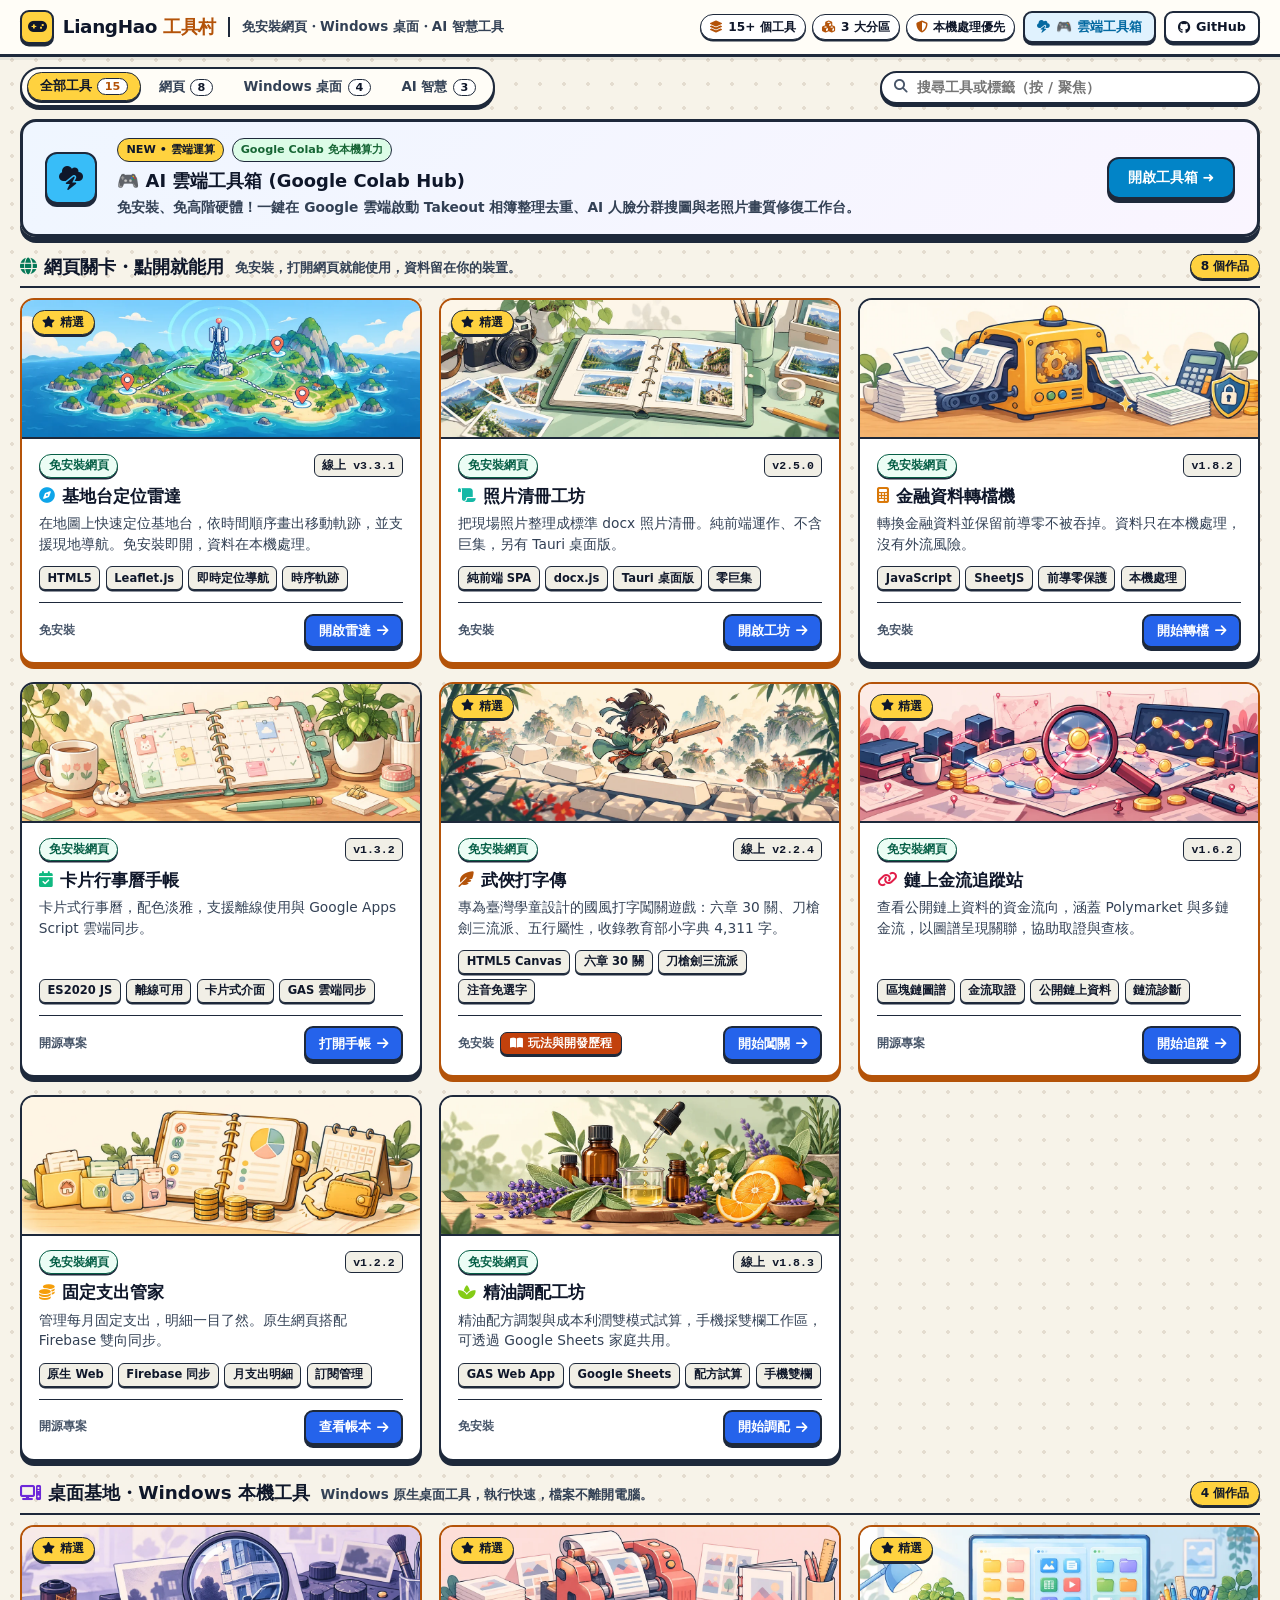
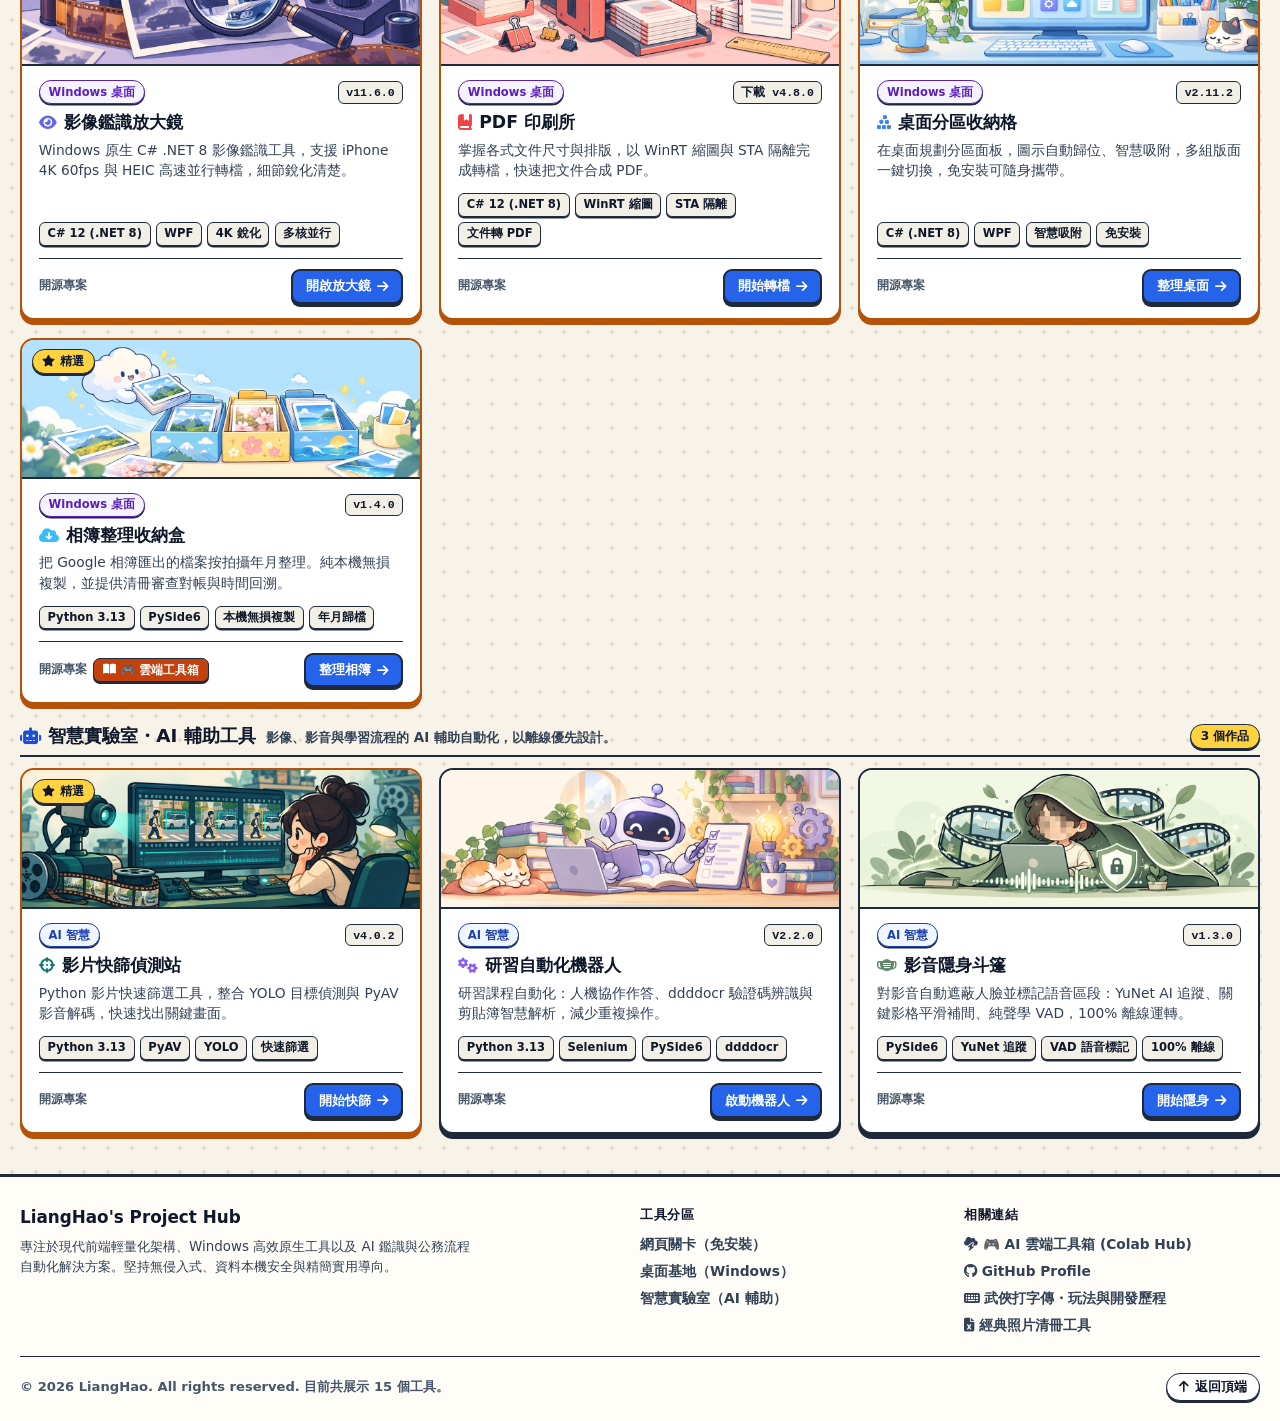
<file: index.html>
<!DOCTYPE html>
<html lang="zh-TW">
<head>
  <meta charset="UTF-8">
  <meta name="viewport" content="width=device-width, initial-scale=1.0, viewport-fit=cover">
  <meta name="description" content="LiangHao 的工具村：免安裝網頁工具、Windows 桌面工具與 AI 輔助工具，資料以本機處理為優先。">
  <meta name="author" content="LiangHao">
  <title>LiangHao's Project Hub | 工具村</title>
  <link rel="icon" type="image/x-icon" href="favicon.ico">
  <link rel="stylesheet" href="https://cdnjs.cloudflare.com/ajax/libs/font-awesome/6.4.0/css/all.min.css">
  <link rel="stylesheet" href="assets/css/game-2d-tokens.css">
  <style>
    * { box-sizing: border-box; }
    html { scroll-behavior: smooth; }

    body {
      margin: 0;
      min-width: 320px;
      color: var(--game-text-main);
      background-color: var(--game-bg);
      background-image: radial-gradient(var(--game-bg-pattern) 2px, transparent 2px);
      background-size: 24px 24px;
      font-family: var(--game-font-stack);
      line-height: 1.5;
      -webkit-font-smoothing: antialiased;
    }

    a { color: inherit; text-decoration: none; }

    /* --- 頂部 2D 遊戲 HUD 整合狀態列 (Header + Hero 橫向一體化，消除無謂空白) --- */
    header {
      position: sticky;
      top: 0;
      z-index: 50;
      background: var(--game-surface-warm);
      border-bottom: var(--game-outline-lg);
      box-shadow: 0 3px 0 rgba(30, 41, 59, 0.08);
    }
    .header-inner {
      max-width: 1280px;
      min-height: 54px;
      margin: auto;
      padding: 0.4rem 1.25rem;
      display: flex;
      align-items: center;
      justify-content: space-between;
      flex-wrap: wrap;
      gap: 0.75rem;
    }
    .brand-group {
      display: flex;
      align-items: center;
      gap: 0.75rem;
      flex-wrap: wrap;
    }
    .brand {
      display: inline-flex;
      align-items: center;
      gap: 0.55rem;
      font-weight: 900;
      font-size: 1.15rem;
      color: var(--game-text-main);
    }
    .brand-icon {
      width: 34px;
      height: 34px;
      display: grid;
      place-items: center;
      border: var(--game-outline);
      border-radius: 9px;
      color: var(--game-text-main);
      background: var(--game-gold);
      box-shadow: 0 2.5px 0 var(--game-border-color);
      font-size: 0.95rem;
      transition: var(--game-transition);
    }
    .brand:hover .brand-icon {
      transform: translateY(-1px);
      box-shadow: var(--game-shadow-btn-hover);
    }
    .brand-title {
      font-weight: 900;
      letter-spacing: -0.02em;
    }
    .brand-title span {
      color: #B45309;
    }
    .brand-subtitle {
      font-size: 0.84rem;
      font-weight: 700;
      color: var(--game-text-sub);
      border-left: 2px solid var(--game-border-color);
      padding-left: 0.75rem;
    }
    .header-right {
      display: flex;
      align-items: center;
      gap: 0.5rem;
      flex-wrap: wrap;
    }

    /* 亮點統計膠囊 (嵌入頂部 HUD) */
    .hero-stats-line {
      display: inline-flex;
      align-items: center;
      flex-wrap: wrap;
      gap: 0.4rem;
    }
    .stat-pill {
      display: inline-flex;
      align-items: center;
      gap: 0.3rem;
      background: var(--game-surface);
      border: var(--game-outline-sm);
      padding: 0.2rem 0.55rem;
      border-radius: var(--game-radius-pill);
      box-shadow: 0 1.5px 0 var(--game-border-color);
      font-size: 0.76rem;
      font-weight: 800;
      color: var(--game-text-main);
    }
    .stat-pill i {
      color: #B45309;
      font-size: 0.75rem;
    }
    .stat-pill strong {
      font-weight: 900;
    }

    .github-btn {
      display: inline-flex;
      align-items: center;
      gap: 0.4rem;
      border: var(--game-outline);
      border-radius: 9px;
      padding: 0.3rem 0.75rem;
      color: var(--game-text-main);
      font-size: 0.8rem;
      font-weight: 800;
      background: var(--game-surface);
      box-shadow: 0 2.5px 0 var(--game-border-color);
      transition: var(--game-transition);
    }
    .github-btn:hover {
      background: var(--game-gold-bg);
      transform: translateY(-1px);
      box-shadow: var(--game-shadow-btn);
    }
    .github-btn:active {
      transform: translateY(2px);
      box-shadow: var(--game-shadow-btn-active);
    }

    .colab-nav-btn {
      display: inline-flex;
      align-items: center;
      gap: 0.4rem;
      border: var(--game-outline);
      border-radius: 9px;
      padding: 0.3rem 0.75rem;
      color: #0369a1;
      font-size: 0.8rem;
      font-weight: 800;
      background: #e0f2fe;
      box-shadow: 0 2.5px 0 var(--game-border-color);
      transition: var(--game-transition);
    }
    .colab-nav-btn:hover {
      background: #bae6fd;
      transform: translateY(-1px);
      box-shadow: var(--game-shadow-btn);
    }
    .colab-nav-btn:active {
      transform: translateY(2px);
      box-shadow: var(--game-shadow-btn-active);
    }

    /* 雲端冒險大廳特色橫幅 (Chunky 2D Banner) */
    .colab-portal-container {
      max-width: 1280px;
      margin: 0.75rem auto 1rem;
      padding: 0 1.25rem;
    }
    .colab-portal-card {
      display: flex;
      align-items: center;
      justify-content: space-between;
      gap: 1.25rem;
      background: linear-gradient(135deg, #eff6ff 0%, #faf5ff 100%);
      border: var(--game-outline-lg);
      border-radius: var(--game-radius-card);
      padding: 1rem 1.4rem;
      box-shadow: var(--game-shadow-card);
      transition: var(--game-transition);
      cursor: pointer;
    }
    .colab-portal-card:hover {
      transform: translateY(-2px);
      box-shadow: var(--game-shadow-card-hover);
      border-color: #2563eb;
    }
    .colab-portal-icon {
      width: 52px;
      height: 52px;
      flex-shrink: 0;
      display: grid;
      place-items: center;
      border: var(--game-outline);
      border-radius: 12px;
      background: #38bdf8;
      color: #0f172a;
      font-size: 1.5rem;
      box-shadow: 0 3px 0 var(--game-border-color);
    }
    .colab-portal-content {
      flex: 1;
      min-width: 0;
    }
    .colab-portal-badge-group {
      display: flex;
      align-items: center;
      gap: 0.5rem;
      margin-bottom: 0.35rem;
      flex-wrap: wrap;
    }
    .portal-badge {
      font-size: 0.7rem;
      font-weight: 800;
      padding: 0.15rem 0.5rem;
      border-radius: var(--game-radius-pill);
      border: var(--game-outline-sm);
      display: inline-block;
    }
    .portal-badge-new {
      background: var(--game-gold);
      color: var(--game-text-main);
    }
    .portal-badge-free {
      background: #dcfce7;
      color: #166534;
    }
    .colab-portal-title {
      font-size: 1.12rem;
      font-weight: 900;
      color: var(--game-text-main);
      margin: 0 0 0.25rem;
      display: flex;
      align-items: center;
      gap: 0.4rem;
    }
    .colab-portal-desc {
      font-size: 0.86rem;
      font-weight: 600;
      color: var(--game-text-sub);
      margin: 0;
      line-height: 1.4;
    }
    .colab-portal-action {
      flex-shrink: 0;
    }
    .colab-portal-btn {
      display: inline-flex;
      align-items: center;
      gap: 0.4rem;
      padding: 0.55rem 1.15rem;
      background: #0284c7;
      color: #ffffff;
      font-weight: 800;
      font-size: 0.88rem;
      border: var(--game-outline);
      border-radius: var(--game-radius-btn);
      box-shadow: var(--game-shadow-btn);
      transition: var(--game-transition);
    }
    .colab-portal-card:hover .colab-portal-btn {
      background: #0369a1;
      transform: translateY(-1px);
    }
    @media (max-width: 768px) {
      .colab-portal-card {
        flex-direction: column;
        align-items: flex-start;
        gap: 0.85rem;
        padding: 1rem;
      }
      .colab-portal-action {
        width: 100%;
      }
      .colab-portal-btn {
        width: 100%;
        justify-content: center;
      }
    }

    /* --- Controls Bar: 搜尋框與分類切換頁籤 (緊貼頂部) --- */
    .controls-wrapper {
      max-width: 1280px;
      margin: 0.65rem auto 0.4rem;
      padding: 0 1.25rem;
      display: flex;
      flex-wrap: wrap;
      align-items: center;
      justify-content: space-between;
      gap: 0.65rem;
    }
    .filter-tabs {
      display: flex;
      flex-wrap: wrap;
      gap: 0.3rem;
      background: var(--game-surface-warm);
      padding: 0.22rem 0.3rem;
      border-radius: var(--game-radius-pill);
      border: var(--game-outline);
      box-shadow: 0 3px 0 var(--game-border-color);
    }
    .tab-btn {
      display: inline-flex;
      align-items: center;
      gap: 0.35rem;
      padding: 0.28rem 0.75rem;
      border: 1.5px solid transparent;
      background: transparent;
      color: var(--game-text-sub);
      font-size: 0.84rem;
      font-weight: 800;
      border-radius: var(--game-radius-pill);
      cursor: pointer;
      transition: var(--game-transition);
      font-family: inherit;
    }
    .tab-btn:hover {
      color: var(--game-text-main);
      background: var(--game-surface-subtle);
    }
    .tab-btn.active {
      background: var(--game-gold);
      color: var(--game-text-main);
      border: var(--game-outline-sm);
      box-shadow: var(--game-shadow-badge);
      transform: translateY(-1px);
    }
    .tab-count {
      font-size: 0.7rem;
      padding: 0.05rem 0.4rem;
      border-radius: var(--game-radius-pill);
      background: var(--game-surface);
      color: var(--game-text-main);
      font-weight: 900;
      border: var(--game-outline-sm);
    }
    .tab-btn.active .tab-count {
      background: #FFFFFF;
      color: #B45309;
    }

    /* Search Box (2D 實體探索框 + 快捷鍵提示) */
    .search-box {
      position: relative;
      min-width: 260px;
      flex: 1;
      max-width: 380px;
    }
    .search-icon {
      position: absolute;
      left: 0.9rem;
      top: 50%;
      transform: translateY(-50%);
      color: var(--game-text-muted);
      font-size: 0.85rem;
      pointer-events: none;
    }
    .search-input {
      width: 100%;
      padding: 0.42rem 2rem 0.42rem 2.2rem;
      border: var(--game-outline);
      border-radius: var(--game-radius-pill);
      background: var(--game-surface);
      color: var(--game-text-main);
      font-size: 0.85rem;
      font-weight: 700;
      font-family: inherit;
      outline: none;
      box-shadow: 0 3px 0 var(--game-border-color);
      transition: var(--game-transition);
    }
    .search-input:focus {
      background: var(--game-surface-warm);
      box-shadow: 0 3px 0 var(--game-border-color), 0 0 0 3px var(--game-gold);
    }
    .search-clear {
      position: absolute;
      right: 0.75rem;
      top: 50%;
      transform: translateY(-50%);
      background: none;
      border: none;
      color: var(--game-text-muted);
      cursor: pointer;
      padding: 0.2rem;
      font-size: 0.82rem;
      display: none;
    }
    .search-clear:hover { color: var(--game-text-main); }
    .search-input:not(:placeholder-shown) + .search-clear { display: block; }

    /* --- Main Container & Section (單列緊湊標題，省去雙行留白) --- */
    main {
      max-width: 1280px;
      margin: auto;
      padding: 0 1.25rem 2.5rem;
    }
    .category-section {
      margin-top: 1.15rem;
    }
    .category-section:first-of-type {
      margin-top: 0.25rem;
    }
    .section-header {
      margin-bottom: 0.65rem;
      display: flex;
      align-items: center;
      justify-content: space-between;
      border-bottom: 2.5px solid var(--game-border-color);
      padding-bottom: 0.35rem;
      gap: 0.75rem;
    }
    .section-info {
      display: flex;
      flex-direction: row;
      align-items: baseline;
      flex-wrap: wrap;
      gap: 0.65rem;
    }
    .section-title {
      margin: 0;
      font-size: 1.15rem;
      font-weight: 900;
      color: var(--game-text-main);
      display: inline-flex;
      align-items: center;
      gap: 0.45rem;
    }
    .section-title i {
      font-size: 1.05rem;
    }
    .section-desc {
      margin: 0;
      color: var(--game-text-sub);
      font-size: 0.84rem;
      font-weight: 600;
    }
    .section-count-badge {
      font-size: 0.76rem;
      font-weight: 900;
      color: var(--game-text-main);
      background: var(--game-gold);
      padding: 0.15rem 0.6rem;
      border-radius: var(--game-radius-pill);
      border: var(--game-outline-sm);
      box-shadow: var(--game-shadow-badge);
      white-space: nowrap;
    }

    /* --- Card Grid & 2D Chunky Cards (緊湊高密度工具卡) --- */
    .grid {
      display: grid;
      grid-template-columns: repeat(3, minmax(0, 1fr));
      gap: 1.1rem;
    }
    .card {
      position: relative;
      display: flex;
      flex-direction: column;
      background: var(--game-surface);
      border: var(--game-outline);
      border-radius: 14px;
      overflow: hidden;
      box-shadow: 0 5px 0 var(--game-border-color);
      text-decoration: none;
      color: inherit;
      transition: var(--game-transition);
    }
    .card:hover {
      transform: translate(-1px, -2px);
      box-shadow: 2px 7px 0 var(--game-border-color);
    }
    .card:focus-visible, .github-btn:focus-visible, .brand:focus-visible, .tab-btn:focus-visible, .search-input:focus-visible, .tag:focus-visible {
      outline: 3px solid var(--game-gold);
      outline-offset: 2px;
    }

    /* 鎮派絕學 (Featured Card Highlight) */
    .card.is-featured {
      border: 2.5px solid #B45309;
      box-shadow: 0 5px 0 #B45309;
    }
    .card.is-featured:hover {
      box-shadow: 2px 7px 0 #B45309;
    }
    .featured-badge {
      position: absolute;
      top: 0.6rem;
      left: 0.6rem;
      z-index: 2;
      display: inline-flex;
      align-items: center;
      gap: 0.3rem;
      padding: 0.18rem 0.6rem;
      background: var(--game-gold);
      color: var(--game-text-main);
      border: var(--game-outline-sm);
      border-radius: var(--game-radius-pill);
      font-size: 0.72rem;
      font-weight: 900;
      box-shadow: var(--game-shadow-badge);
    }

    /* 專案情境插畫橫幅；容器固定比例，避免圖片載入造成版面位移。 */
    .card-banner {
      position: relative;
      aspect-ratio: 16 / 5.6;
      background: #E2E8F0;
      overflow: hidden;
      border-bottom: var(--game-outline);
    }
    .card-banner img {
      width: 100%;
      height: 100%;
      object-fit: cover;
      display: block;
    }
    .card-banner.is-tile {
      display: grid;
      place-items: center;
      background-color: var(--tile-bg);
      background-image:
        radial-gradient(rgba(30, 41, 59, 0.13) 1.6px, transparent 1.6px),
        radial-gradient(circle at 12% 120%, rgba(255, 255, 255, 0.65) 0 22%, transparent 23%),
        radial-gradient(circle at 92% -20%, rgba(255, 255, 255, 0.55) 0 26%, transparent 27%);
      background-size: 14px 14px, auto, auto;
    }
    .tile-emblem {
      width: clamp(52px, 17%, 72px);
      aspect-ratio: 1;
      display: grid;
      place-items: center;
      background: #FFFFFF;
      color: var(--tile-ink);
      border: var(--game-outline);
      border-radius: 18px;
      box-shadow: 0 5px 0 var(--game-border-color);
      font-size: clamp(1.4rem, 3.2vw, 2rem);
      transform: rotate(-4deg);
      transition: var(--game-transition);
    }
    .card:hover .tile-emblem {
      transform: rotate(3deg) translateY(-3px) scale(1.06);
      box-shadow: 0 8px 0 var(--game-border-color);
    }

    /* Card Body (收斂無謂留白) */
    .card-body {
      display: flex;
      flex-direction: column;
      flex: 1;
      padding: 0.9rem 1.05rem;
    }
    .card-meta {
      display: flex;
      align-items: center;
      justify-content: space-between;
      gap: 0.4rem;
      margin-bottom: 0.45rem;
    }
    .badge-subtle {
      font-size: 0.72rem;
      font-weight: 800;
      padding: 0.14rem 0.55rem;
      border-radius: var(--game-radius-pill);
      border: var(--game-outline-sm);
      box-shadow: 0 1.5px 0 var(--game-border-color);
    }
    .badge-web { background: var(--game-green-bg); color: #065F46; border-color: #065F46; }
    .badge-native { background: var(--game-purple-bg); color: #5B21B6; border-color: #5B21B6; }
    .badge-ai { background: var(--game-blue-bg); color: #1E40AF; border-color: #1E40AF; }

    .version-tag {
      font-size: 0.72rem;
      font-weight: 800;
      color: var(--game-text-main);
      background: var(--game-surface-subtle);
      border: var(--game-outline-sm);
      padding: 0.1rem 0.45rem;
      border-radius: 6px;
      font-family: ui-monospace, SFMono-Regular, Consolas, monospace;
    }

    .card-title {
      margin: 0 0 0.35rem;
      font-size: 1.08rem;
      font-weight: 900;
      line-height: 1.32;
      color: var(--game-text-main);
      display: flex;
      align-items: center;
      gap: 0.45rem;
    }
    .card-title-icon {
      font-size: 0.98rem;
      flex-shrink: 0;
    }
    .card-desc {
      margin: 0 0 0.75rem;
      color: var(--game-text-sub);
      font-size: 0.86rem;
      line-height: 1.5;
      font-weight: 500;
      flex: 1;
    }

    /* Tech Stack Tags (可點擊篩選的 2D 屬性晶片) */
    .tags {
      display: flex;
      flex-wrap: wrap;
      gap: 0.32rem;
      margin-bottom: 0.75rem;
    }
    .tag {
      font-size: 0.72rem;
      font-weight: 700;
      color: var(--game-text-main);
      background: var(--game-surface-subtle);
      border: var(--game-outline-sm);
      padding: 0.14rem 0.48rem;
      border-radius: 6px;
      box-shadow: 0 1.5px 0 var(--game-border-color);
      cursor: pointer;
      transition: var(--game-transition);
    }
    .tag:hover {
      background: var(--game-gold-bg);
      transform: translateY(-1px);
      box-shadow: 0 2.5px 0 var(--game-border-color);
    }
    .tag.is-active {
      background: var(--game-gold);
      color: var(--game-text-main);
      font-weight: 900;
      box-shadow: 0 2px 0 var(--game-border-color);
    }

    /* Card Footer & 2D Action CTA */
    .card-footer {
      display: flex;
      align-items: center;
      justify-content: space-between;
      border-top: var(--game-outline-sm);
      padding-top: 0.65rem;
      margin-top: auto;
    }
    .action-btn {
      display: inline-flex;
      align-items: center;
      gap: 0.4rem;
      padding: 0.34rem 0.8rem;
      font-size: 0.82rem;
      font-weight: 900;
      color: #FFFFFF;
      background: var(--game-blue);
      border: var(--game-outline);
      border-radius: 9px;
      box-shadow: 0 3px 0 var(--game-border-color);
      transition: var(--game-transition);
    }
    .card:hover .action-btn {
      background: var(--game-blue-hover);
      transform: translateY(-1px);
      box-shadow: 0 4px 0 var(--game-border-color);
    }
    .card:active .action-btn {
      transform: translateY(2px);
      box-shadow: var(--game-shadow-btn-active);
    }
    .action-hint {
      font-size: 0.74rem;
      font-weight: 800;
      color: var(--game-text-muted);
    }
    .card-footer-left {
      display: inline-flex;
      align-items: center;
      gap: 0.4rem;
      flex-wrap: wrap;
    }
    .guide-btn {
      display: inline-flex;
      align-items: center;
      gap: 0.3rem;
      padding: 0.2rem 0.55rem;
      border-radius: 7px;
      border: var(--game-outline-sm);
      background: var(--game-orange);
      color: #FFFFFF;
      font-family: inherit;
      font-size: 0.72rem;
      font-weight: 800;
      cursor: pointer;
      box-shadow: 0 2px 0 var(--game-border-color);
      transition: var(--game-transition);
    }
    .guide-btn:hover {
      background: var(--game-orange-hover);
      transform: translateY(-1px);
    }
    .guide-btn:active {
      transform: translateY(2px);
      box-shadow: var(--game-shadow-btn-active);
    }

    /* Empty State (2D 探索無果) */
    .empty-state {
      text-align: center;
      padding: 2.5rem 1.25rem;
      background: var(--game-surface);
      border: var(--game-outline);
      border-radius: var(--game-radius-card);
      box-shadow: var(--game-shadow-card);
      margin-top: 1rem;
    }
    .empty-icon {
      font-size: 2.2rem;
      color: var(--game-text-muted);
      margin-bottom: 0.6rem;
    }
    .empty-title {
      font-size: 1.15rem;
      font-weight: 900;
      margin: 0 0 0.35rem;
      color: var(--game-text-main);
    }
    .empty-desc {
      color: var(--game-text-sub);
      font-size: 0.9rem;
      font-weight: 600;
      margin: 0 0 1rem;
    }
    .reset-btn {
      padding: 0.45rem 1.1rem;
      border-radius: var(--game-radius-btn);
      background: var(--game-gold);
      color: var(--game-text-main);
      border: var(--game-outline);
      font-weight: 800;
      font-size: 0.86rem;
      cursor: pointer;
      box-shadow: var(--game-shadow-btn);
      transition: var(--game-transition);
    }
    .reset-btn:hover {
      background: var(--game-gold-hover);
      transform: translateY(-1px);
    }

    /* --- Footer (緊湊 2D 底部銘版) --- */
    footer {
      background: var(--game-surface-warm);
      border-top: var(--game-outline-lg);
      padding: 1.75rem 1.25rem 1.25rem;
      color: var(--game-text-sub);
      font-size: 0.86rem;
    }
    .footer-inner {
      max-width: 1280px;
      margin: auto;
      display: grid;
      grid-template-columns: 2fr 1fr 1fr;
      gap: 1.75rem;
      margin-bottom: 1.25rem;
    }
    .footer-brand {
      display: flex;
      flex-direction: column;
      gap: 0.4rem;
    }
    .footer-brand-title {
      font-size: 1.05rem;
      font-weight: 900;
      color: var(--game-text-main);
    }
    .footer-brand-desc {
      font-size: 0.84rem;
      color: var(--game-text-sub);
      line-height: 1.55;
      font-weight: 500;
      max-width: 460px;
      margin: 0;
    }
    .footer-col-title {
      font-size: 0.84rem;
      font-weight: 900;
      color: var(--game-text-main);
      letter-spacing: 0.04em;
      margin-bottom: 0.55rem;
    }
    .footer-links {
      list-style: none;
      padding: 0;
      margin: 0;
      display: flex;
      flex-direction: column;
      gap: 0.4rem;
    }
    .footer-link {
      color: var(--game-text-sub);
      font-weight: 700;
      transition: color var(--game-transition);
    }
    .footer-link:hover { color: #B45309; text-decoration: underline; }
    .footer-bottom {
      max-width: 1280px;
      margin: auto;
      padding-top: 1rem;
      border-top: var(--game-outline-sm);
      display: flex;
      align-items: center;
      justify-content: space-between;
      font-size: 0.82rem;
      font-weight: 700;
      color: var(--game-text-muted);
    }
    .back-to-top {
      display: inline-flex;
      align-items: center;
      gap: 0.35rem;
      color: var(--game-text-main);
      font-weight: 800;
      cursor: pointer;
      background: var(--game-surface);
      border: var(--game-outline-sm);
      border-radius: var(--game-radius-pill);
      padding: 0.3rem 0.75rem;
      box-shadow: var(--game-shadow-badge);
      font-family: inherit;
      font-size: 0.8rem;
      transition: var(--game-transition);
    }
    .back-to-top:hover {
      background: var(--game-gold-bg);
      transform: translateY(-1px);
    }

    /* Responsive */
    @media (max-width: 1024px) {
      .grid { grid-template-columns: repeat(2, minmax(0, 1fr)); }
      .brand-subtitle { display: none; }
    }
    @media (max-width: 768px) {
      .controls-wrapper { flex-direction: column; align-items: stretch; }
      .filter-tabs { width: 100%; overflow-x: auto; flex-wrap: nowrap; }
      .filter-tabs { scrollbar-width: none; }
      .filter-tabs::-webkit-scrollbar { display: none; }
      .tab-btn { flex-shrink: 0; white-space: nowrap; min-height: 40px; }
      .action-btn { min-height: 40px; }
      .search-box { max-width: 100%; }
      .footer-inner { grid-template-columns: 1fr; gap: 1.25rem; }
      .footer-bottom { flex-direction: column; gap: 0.5rem; text-align: center; }
    }
    @media (max-width: 640px) {
      .grid { grid-template-columns: 1fr; gap: 1rem; }
      .header-inner { padding: 0.4rem 0.85rem; }
      .hero-stats-line { display: none; }
      main { padding: 0 0.85rem 2.5rem; }
      .section-info { flex-direction: column; gap: 0.15rem; }
    }
  </style>
  <script src="assets/js/main.js" defer></script>
</head>
<body>
  <!-- 頂部 2D 遊戲 HUD 整合導覽列 (移除舊版佔空間的大面積 Hero 空白) -->
  <header>
    <div class="header-inner">
      <div class="brand-group">
        <a href="#" class="brand" aria-label="回到 LiangHao Project Hub 首頁">
          <span class="brand-icon" aria-hidden="true"><i class="fa-solid fa-gamepad"></i></span>
          <span class="brand-title">LiangHao <span>工具村</span></span>
        </a>
        <span class="brand-subtitle">免安裝網頁・Windows 桌面・AI 智慧工具</span>
      </div>
      <div class="header-right">
        <div class="hero-stats-line" aria-label="專案亮點統計">
          <span class="stat-pill"><i class="fa-solid fa-layer-group" aria-hidden="true"></i> <strong id="total-projects-stat">15</strong> 個工具</span>
          <span class="stat-pill"><i class="fa-solid fa-cubes" aria-hidden="true"></i> <strong>3</strong> 大分區</span>
          <span class="stat-pill"><i class="fa-solid fa-shield-halved" aria-hidden="true"></i> 本機處理優先</span>
        </div>
        <a href="colab.html" class="colab-nav-btn" aria-label="前往 AI 雲端工具箱 (Google Colab Hub)">
          <i class="fa-solid fa-cloud-bolt" aria-hidden="true"></i>
          <span>🎮 雲端工具箱</span>
        </a>
        <a href="https://github.com/lianghao02" target="_blank" rel="noopener noreferrer" class="github-btn" aria-label="前往 LiangHao 的 GitHub 個人主頁">
          <i class="fa-brands fa-github" aria-hidden="true"></i>
          <span>GitHub</span>
        </a>
      </div>
    </div>
  </header>

  <!-- Controls: 分類頁籤與快速搜尋工具列 -->
  <div class="controls-wrapper" role="region" aria-label="作品篩選與搜尋工具列">
    <div class="filter-tabs" role="tablist" aria-label="專案領域分類">
      <button class="tab-btn active" role="tab" aria-selected="true" data-category="all">
        全部工具 <span class="tab-count" id="count-all">0</span>
      </button>
      <button class="tab-btn" role="tab" aria-selected="false" data-category="web">
        網頁 <span class="tab-count" id="count-web">0</span>
      </button>
      <button class="tab-btn" role="tab" aria-selected="false" data-category="native">
        Windows 桌面 <span class="tab-count" id="count-native">0</span>
      </button>
      <button class="tab-btn" role="tab" aria-selected="false" data-category="ai">
        AI 智慧 <span class="tab-count" id="count-ai">0</span>
      </button>
    </div>

    <div class="search-box">
      <i class="fa-solid fa-magnifying-glass search-icon" aria-hidden="true"></i>
      <input type="text" id="project-search" class="search-input" placeholder="搜尋工具或標籤（按 / 聚焦）" aria-label="搜尋專案">
      <button id="search-clear" class="search-clear" aria-label="清除搜尋內容"><i class="fa-solid fa-xmark"></i></button>
    </div>
  </div>

  <!-- Colab Hub 快速冒險傳送門 -->
  <div class="colab-portal-container">
    <a href="colab.html" class="colab-portal-card" aria-label="前往 AI 雲端工具箱">
      <div class="colab-portal-icon" aria-hidden="true">
        <i class="fa-solid fa-cloud-bolt"></i>
      </div>
      <div class="colab-portal-content">
        <div class="colab-portal-badge-group">
          <span class="portal-badge portal-badge-new">NEW • 雲端運算</span>
          <span class="portal-badge portal-badge-free">Google Colab 免本機算力</span>
        </div>
        <h2 class="colab-portal-title">🎮 AI 雲端工具箱 (Google Colab Hub)</h2>
        <p class="colab-portal-desc">免安裝、免高階硬體！一鍵在 Google 雲端啟動 Takeout 相簿整理去重、AI 人臉分群搜圖與老照片畫質修復工作台。</p>
      </div>
      <div class="colab-portal-action">
        <span class="colab-portal-btn">開啟工具箱 ➜</span>
      </div>
    </a>
  </div>

  <!-- Main Content Area -->
  <main id="projects" aria-live="polite" aria-label="專案作品列表">
    <!-- Dynamic Content injected via main.js -->
  </main>

  <!-- Footer -->
  <footer>
    <div class="footer-inner">
      <div class="footer-brand">
        <span class="footer-brand-title">LiangHao's Project Hub</span>
        <p class="footer-brand-desc">專注於現代前端輕量化架構、Windows 高效原生工具以及 AI 鑑識與公務流程自動化解決方案。堅持無侵入式、資料本機安全與精簡實用導向。</p>
      </div>
      <div>
        <div class="footer-col-title">工具分區</div>
        <ul class="footer-links">
          <li><a href="#projects" class="footer-link" onclick="window.filterByCategory('web')">網頁關卡（免安裝）</a></li>
          <li><a href="#projects" class="footer-link" onclick="window.filterByCategory('native')">桌面基地（Windows）</a></li>
          <li><a href="#projects" class="footer-link" onclick="window.filterByCategory('ai')">智慧實驗室（AI 輔助）</a></li>
        </ul>
      </div>
      <div>
        <div class="footer-col-title">相關連結</div>
        <ul class="footer-links">
          <li><a href="colab.html" class="footer-link"><i class="fa-solid fa-cloud-bolt"></i> 🎮 AI 雲端工具箱 (Colab Hub)</a></li>
          <li><a href="https://github.com/lianghao02" target="_blank" rel="noopener noreferrer" class="footer-link"><i class="fa-brands fa-github"></i> GitHub Profile</a></li>
          <li><a href="wuxia_typing.html" class="footer-link"><i class="fa-solid fa-keyboard"></i> 武俠打字傳・玩法與開發歷程</a></li>
          <li><a href="photo_report.html" class="footer-link"><i class="fa-solid fa-file-excel"></i> 經典照片清冊工具</a></li>
        </ul>
      </div>
    </div>
    <div class="footer-bottom">
      <div>© <span id="year"></span> LiangHao. All rights reserved. 目前共展示 <span id="project-count">0</span> 個工具。</div>
      <button class="back-to-top" onclick="window.scrollTo({top:0, behavior:'smooth'})" aria-label="返回頁面頂端">
        <i class="fa-solid fa-arrow-up"></i> 返回頂端
      </button>
    </div>
  </footer>
</body>
</html>
</file>
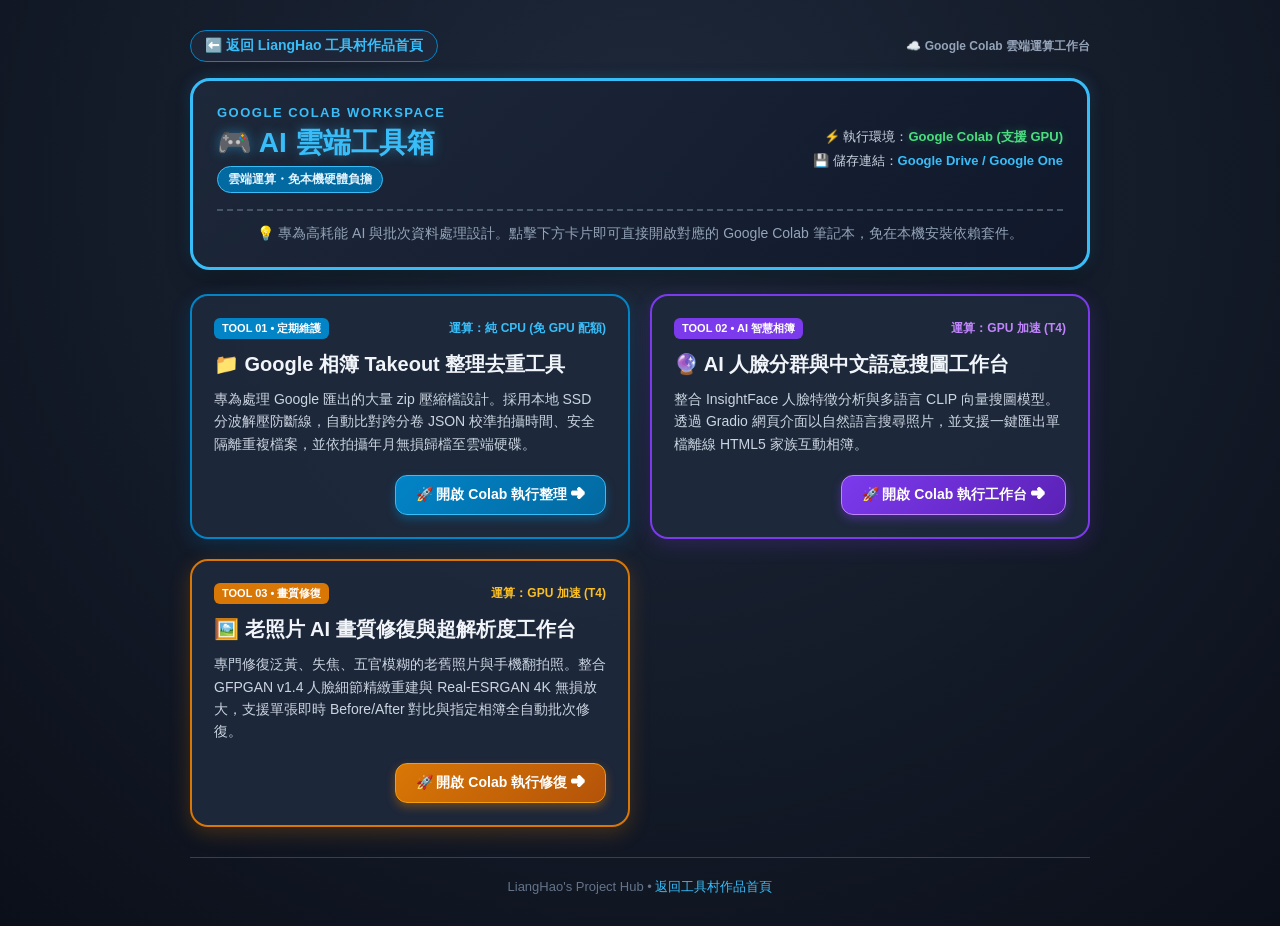
<file: colab.html>
<!DOCTYPE html>
<html lang="zh-TW">
<head>
  <meta charset="UTF-8">
  <meta name="viewport" content="width=device-width, initial-scale=1.0">
  <title>🎮 AI 雲端工具箱 | Google Colab Hub</title>
  <link rel="icon" href="favicon.ico" type="image/x-icon">
  <style>
    :root {
      --bg-dark: #0f172a;
      --card-bg: rgba(30, 41, 59, 0.95);
      --card-border: #38bdf8;
      --accent-blue: #0284c7;
      --accent-purple: #7c3aed;
      --accent-green: #22c55e;
      --text-main: #f8fafc;
      --text-sub: #94a3b8;
    }

    * {
      box-sizing: border-box;
      margin: 0;
      padding: 0;
    }

    body {
      font-family: -apple-system, BlinkMacSystemFont, "Segoe UI", Roboto, "Helvetica Neue", Arial, sans-serif;
      background: radial-gradient(circle at 50% 20%, #1e293b 0%, #0b0f19 100%);
      color: var(--text-main);
      min-height: 100vh;
      display: flex;
      flex-direction: column;
      align-items: center;
      padding: 30px 16px;
    }

    .container {
      max-width: 900px;
      width: 100%;
    }

    /* 頂部玩家 HUD */
    .hud-header {
      background: linear-gradient(135deg, rgba(30, 41, 59, 0.9) 0%, rgba(15, 23, 42, 0.9) 100%);
      border: 3px solid var(--card-border);
      border-radius: 20px;
      padding: 24px;
      box-shadow: 0 10px 25px -5px rgba(0, 0, 0, 0.6), 0 0 15px rgba(56, 189, 248, 0.2);
      margin-bottom: 24px;
      position: relative;
    }

    .hud-top-bar {
      display: flex;
      flex-wrap: wrap;
      justify-content: space-between;
      align-items: center;
      border-bottom: 2px dashed #475569;
      padding-bottom: 16px;
      gap: 12px;
    }

    .guild-tag {
      font-size: 13px;
      color: #38bdf8;
      letter-spacing: 1.5px;
      font-weight: bold;
    }

    .player-title {
      font-size: 28px;
      font-weight: 900;
      color: #38bdf8;
      text-shadow: 0 0 12px rgba(56, 189, 248, 0.4);
      margin: 4px 0;
    }

    .player-badge {
      display: inline-block;
      background: #0369a1;
      color: #e0f2fe;
      font-size: 12px;
      padding: 4px 10px;
      border-radius: 20px;
      font-weight: bold;
      border: 1px solid #38bdf8;
    }

    .stats-box {
      text-align: right;
      display: flex;
      flex-direction: column;
      gap: 6px;
    }

    .stat-item {
      font-size: 13px;
      color: #cbd5e1;
    }

    .stat-val-green {
      color: #4ade80;
      font-weight: bold;
      text-shadow: 0 0 8px rgba(74, 222, 128, 0.3);
    }

    .stat-val-blue {
      color: #38bdf8;
      font-weight: bold;
    }

    .hud-notice {
      margin-top: 14px;
      font-size: 14px;
      color: #94a3b8;
      text-align: center;
    }

    /* 任務告示板網格 */
    .quest-grid {
      display: grid;
      grid-template-columns: repeat(auto-fit, minmax(380px, 1fr));
      gap: 20px;
      margin-bottom: 30px;
    }

    .quest-card {
      background: var(--card-bg);
      border-radius: 18px;
      padding: 22px;
      position: relative;
      transition: transform 0.2s ease, box-shadow 0.2s ease;
      display: flex;
      flex-direction: column;
      justify-content: space-between;
    }

    .quest-card:hover {
      transform: translateY(-4px);
    }

    .card-blue {
      border: 2px solid #0284c7;
      box-shadow: 0 6px 20px rgba(2, 132, 199, 0.2);
    }

    .card-purple {
      border: 2px solid #7c3aed;
      box-shadow: 0 6px 20px rgba(124, 58, 237, 0.2);
    }

    .card-amber {
      border: 2px solid #d97706;
      box-shadow: 0 6px 20px rgba(217, 119, 6, 0.25);
    }

    .card-locked {
      background: rgba(15, 23, 42, 0.7);
      border: 2px dashed #475569;
      opacity: 0.8;
    }

    .quest-meta {
      display: flex;
      justify-content: space-between;
      align-items: center;
      margin-bottom: 12px;
    }

    .quest-badge {
      font-size: 11px;
      font-weight: bold;
      padding: 3px 8px;
      border-radius: 6px;
      color: white;
    }

    .badge-blue { background: #0284c7; }
    .badge-purple { background: #7c3aed; }
    .badge-amber { background: #d97706; }
    .badge-gray { background: #334155; color: #94a3b8; }

    .quest-cost {
      font-size: 12px;
      font-weight: bold;
    }
    .cost-blue { color: #38bdf8; }
    .cost-purple { color: #c084fc; }
    .cost-amber { color: #fbbf24; }
    .cost-gray { color: #64748b; }

    .quest-title {
      font-size: 20px;
      font-weight: bold;
      color: #f1f5f9;
      margin-bottom: 10px;
      display: flex;
      align-items: center;
      gap: 8px;
    }

    .quest-desc {
      font-size: 14px;
      color: #cbd5e1;
      line-height: 1.6;
      margin-bottom: 20px;
      flex-grow: 1;
    }

    .quest-actions {
      text-align: right;
    }

    .btn-quest {
      display: inline-flex;
      align-items: center;
      gap: 8px;
      text-decoration: none;
      padding: 10px 20px;
      border-radius: 12px;
      font-size: 14px;
      font-weight: bold;
      color: white;
      transition: all 0.2s ease;
      cursor: pointer;
    }

    .btn-blue {
      background: linear-gradient(135deg, #0284c7 0%, #0369a1 100%);
      border: 1px solid #38bdf8;
      box-shadow: 0 4px 10px rgba(2, 132, 199, 0.4);
    }
    .btn-blue:hover {
      box-shadow: 0 6px 15px rgba(2, 132, 199, 0.6);
      transform: scale(1.02);
    }

    .btn-purple {
      background: linear-gradient(135deg, #7c3aed 0%, #5b21b6 100%);
      border: 1px solid #c084fc;
      box-shadow: 0 4px 10px rgba(124, 58, 237, 0.4);
    }
    .btn-purple:hover {
      box-shadow: 0 6px 15px rgba(124, 58, 237, 0.6);
      transform: scale(1.02);
    }

    .btn-amber {
      background: linear-gradient(135deg, #d97706 0%, #b45309 100%);
      border: 1px solid #f59e0b;
      box-shadow: 0 4px 10px rgba(217, 119, 6, 0.4);
    }
    .btn-amber:hover {
      box-shadow: 0 6px 15px rgba(217, 119, 6, 0.6);
      transform: scale(1.02);
    }

    .btn-locked {
      background: #1e293b;
      color: #64748b;
      border: 1px solid #334155;
      padding: 8px 16px;
      border-radius: 10px;
      font-size: 13px;
      cursor: not-allowed;
    }

    /* 頁尾 */
    footer {
      text-align: center;
      font-size: 13px;
      color: #64748b;
      border-top: 1px solid #334155;
      padding-top: 20px;
      margin-top: auto;
    }

    footer a {
      color: #38bdf8;
      text-decoration: none;
    }

    .hub-nav-bar {
      display: flex;
      justify-content: space-between;
      align-items: center;
      margin-bottom: 16px;
      gap: 10px;
      flex-wrap: wrap;
    }
    .nav-back-link {
      display: inline-flex;
      align-items: center;
      gap: 6px;
      color: #38bdf8;
      text-decoration: none;
      font-size: 14px;
      font-weight: 700;
      padding: 6px 14px;
      background: rgba(30, 41, 59, 0.8);
      border: 1px solid #0284c7;
      border-radius: 20px;
      transition: all 0.2s ease;
    }
    .nav-back-link:hover {
      background: #0284c7;
      color: #ffffff;
      transform: translateX(-2px);
    }
    .nav-status-pill {
      font-size: 12px;
      color: #94a3b8;
      font-weight: 600;
    }

    @media (max-width: 600px) {
      .quest-grid {
        grid-template-columns: 1fr;
      }
      .hud-top-bar {
        flex-direction: column;
        align-items: flex-start;
      }
      .stats-box {
        text-align: left;
      }
    }
  </style>
</head>
<body>

  <div class="container">

    <!-- 頂部返回導覽列 -->
    <nav class="hub-nav-bar" aria-label="工具箱導航">
      <a href="index.html" class="nav-back-link">
        ⬅️ 返回 LiangHao 工具村作品首頁
      </a>
      <span class="nav-status-pill">
        ☁️ Google Colab 雲端運算工作台
      </span>
    </nav>

    <!-- 頂部 HUD 面板 -->
    <header class="hud-header">
      <div class="hud-top-bar">
        <div>
          <div class="guild-tag">GOOGLE COLAB WORKSPACE</div>
          <h1 class="player-title">🎮 AI 雲端工具箱</h1>
          <div class="player-badge">雲端運算・免本機硬體負擔</div>
        </div>
        <div class="stats-box">
          <div class="stat-item">⚡ 執行環境：<span class="stat-val-green">Google Colab (支援 GPU)</span></div>
          <div class="stat-item">💾 儲存連結：<span class="stat-val-blue">Google Drive / Google One</span></div>
        </div>
      </div>
      <div class="hud-notice">
        💡 專為高耗能 AI 與批次資料處理設計。點擊下方卡片即可直接開啟對應的 Google Colab 筆記本，免在本機安裝依賴套件。
      </div>
    </header>

    <!-- 工具清單網格 -->
    <main class="quest-grid">

      <!-- 工具卡片 01 -->
      <article class="quest-card card-blue">
        <div>
          <div class="quest-meta">
            <span class="quest-badge badge-blue">TOOL 01 • 定期維護</span>
            <span class="quest-cost cost-blue">運算：純 CPU (免 GPU 配額)</span>
          </div>
          <h2 class="quest-title">📁 Google 相簿 Takeout 整理去重工具</h2>
          <p class="quest-desc">
            專為處理 Google 匯出的大量 zip 壓縮檔設計。採用本地 SSD 分波解壓防斷線，自動比對跨分卷 JSON 校準拍攝時間、安全隔離重複檔案，並依拍攝年月無損歸檔至雲端硬碟。
          </p>
        </div>
        <div class="quest-actions">
          <a class="btn-quest btn-blue" href="https://colab.research.google.com/github/lianghao02/14_Google-Photos-Takeout-Organizer/blob/main/colab/01_相簿整理去重.ipynb" target="_blank" rel="noopener">
            🚀 開啟 Colab 執行整理 ➜
          </a>
        </div>
      </article>

      <!-- 工具卡片 02 -->
      <article class="quest-card card-purple">
        <div>
          <div class="quest-meta">
            <span class="quest-badge badge-purple">TOOL 02 • AI 智慧相簿</span>
            <span class="quest-cost cost-purple">運算：GPU 加速 (T4)</span>
          </div>
          <h2 class="quest-title">🔮 AI 人臉分群與中文語意搜圖工作台</h2>
          <p class="quest-desc">
            整合 InsightFace 人臉特徵分析與多語言 CLIP 向量搜圖模型。透過 Gradio 網頁介面以自然語言搜尋照片，並支援一鍵匯出單檔離線 HTML5 家族互動相簿。
          </p>
        </div>
        <div class="quest-actions">
          <a class="btn-quest btn-purple" href="https://colab.research.google.com/github/lianghao02/14_Google-Photos-Takeout-Organizer/blob/main/colab/02_AI人臉與搜圖工作台.ipynb" target="_blank" rel="noopener">
            🚀 開啟 Colab 執行工作台 ➜
          </a>
        </div>
      </article>

      <!-- 工具卡片 03 -->
      <article class="quest-card card-amber">
        <div>
          <div class="quest-meta">
            <span class="quest-badge badge-amber">TOOL 03 • 畫質修復</span>
            <span class="quest-cost cost-amber">運算：GPU 加速 (T4)</span>
          </div>
          <h2 class="quest-title">🖼️ 老照片 AI 畫質修復與超解析度工作台</h2>
          <p class="quest-desc">
            專門修復泛黃、失焦、五官模糊的老舊照片與手機翻拍照。整合 GFPGAN v1.4 人臉細節精緻重建與 Real-ESRGAN 4K 無損放大，支援單張即時 Before/After 對比與指定相簿全自動批次修復。
          </p>
        </div>
        <div class="quest-actions">
          <a class="btn-quest btn-amber" href="https://colab.research.google.com/github/lianghao02/14_Google-Photos-Takeout-Organizer/blob/main/colab/03_老照片畫質修復與超解析度.ipynb" target="_blank" rel="noopener">
            🚀 開啟 Colab 執行修復 ➜
          </a>
        </div>
      </article>

    </main>

    <!-- 頁尾 -->
    <footer>
      LiangHao's Project Hub • <a href="index.html">返回工具村作品首頁</a>
    </footer>

  </div>

</body>
</html>
</file>
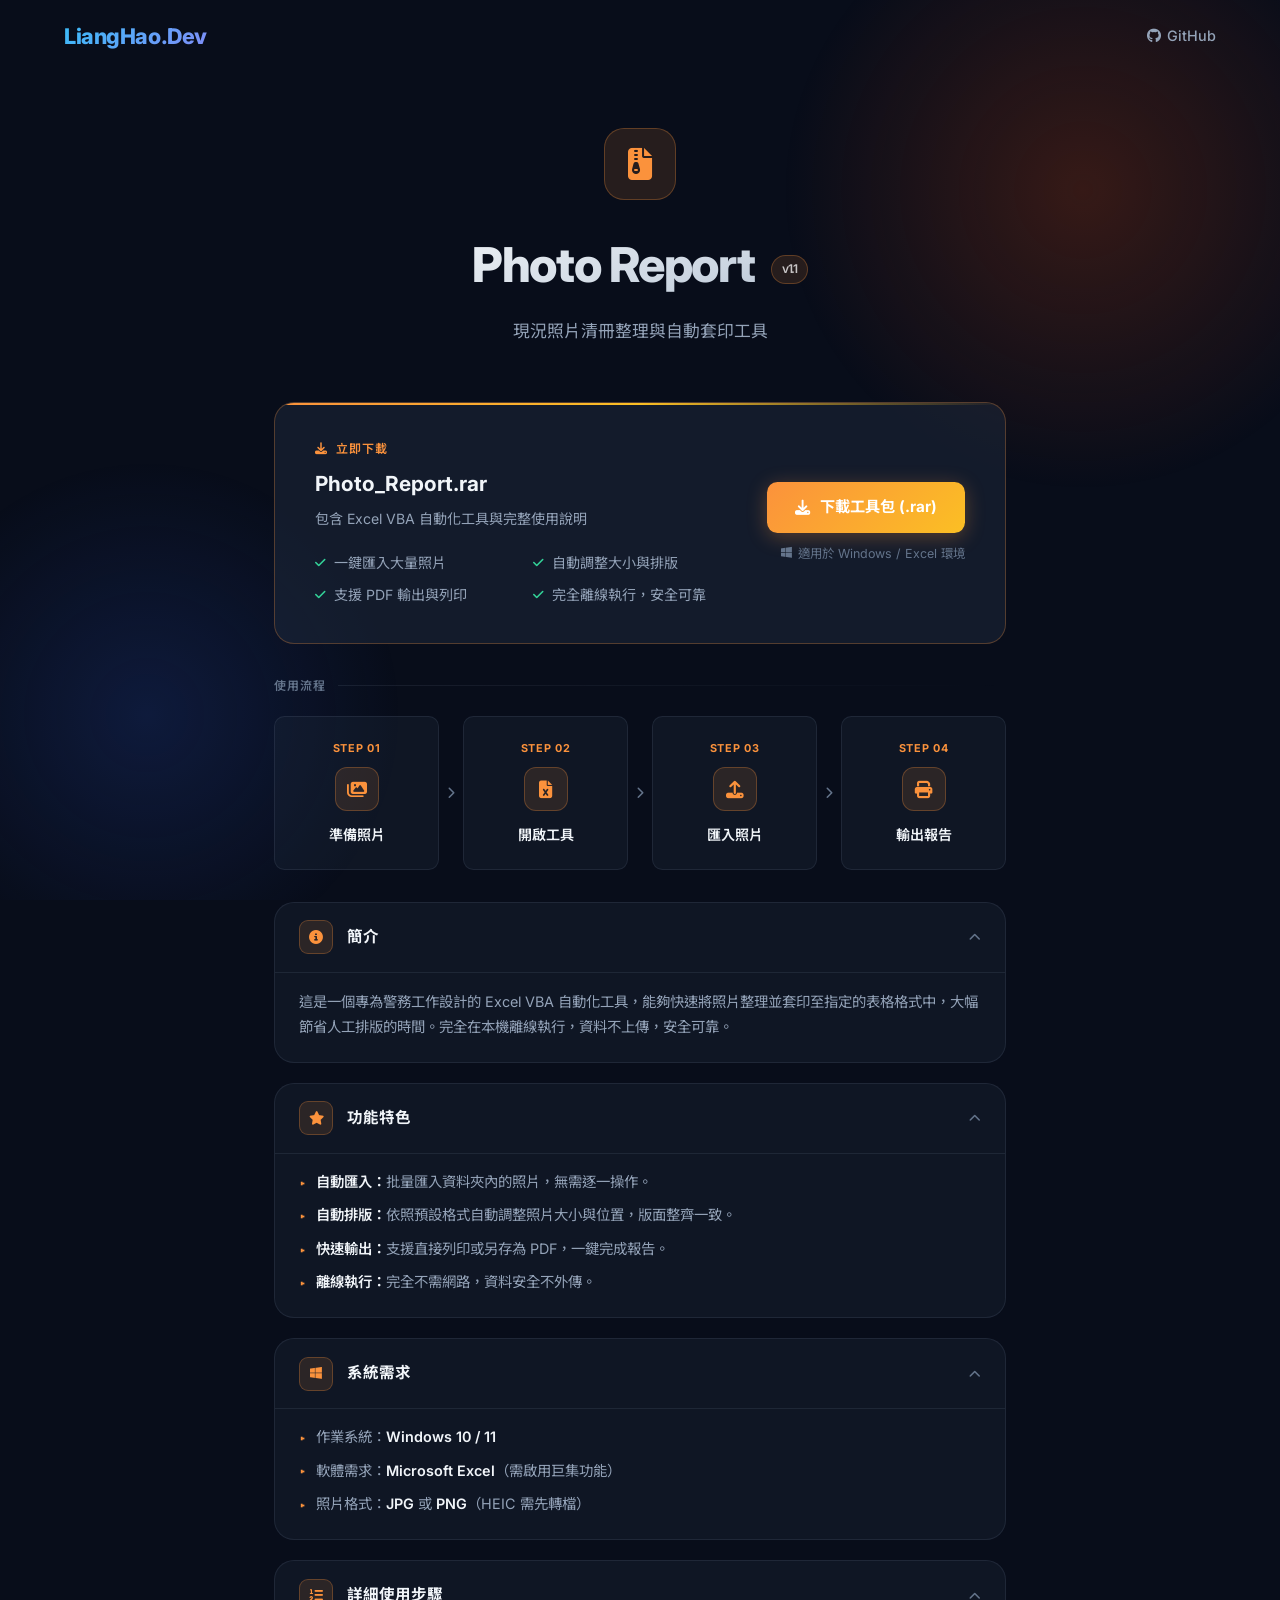
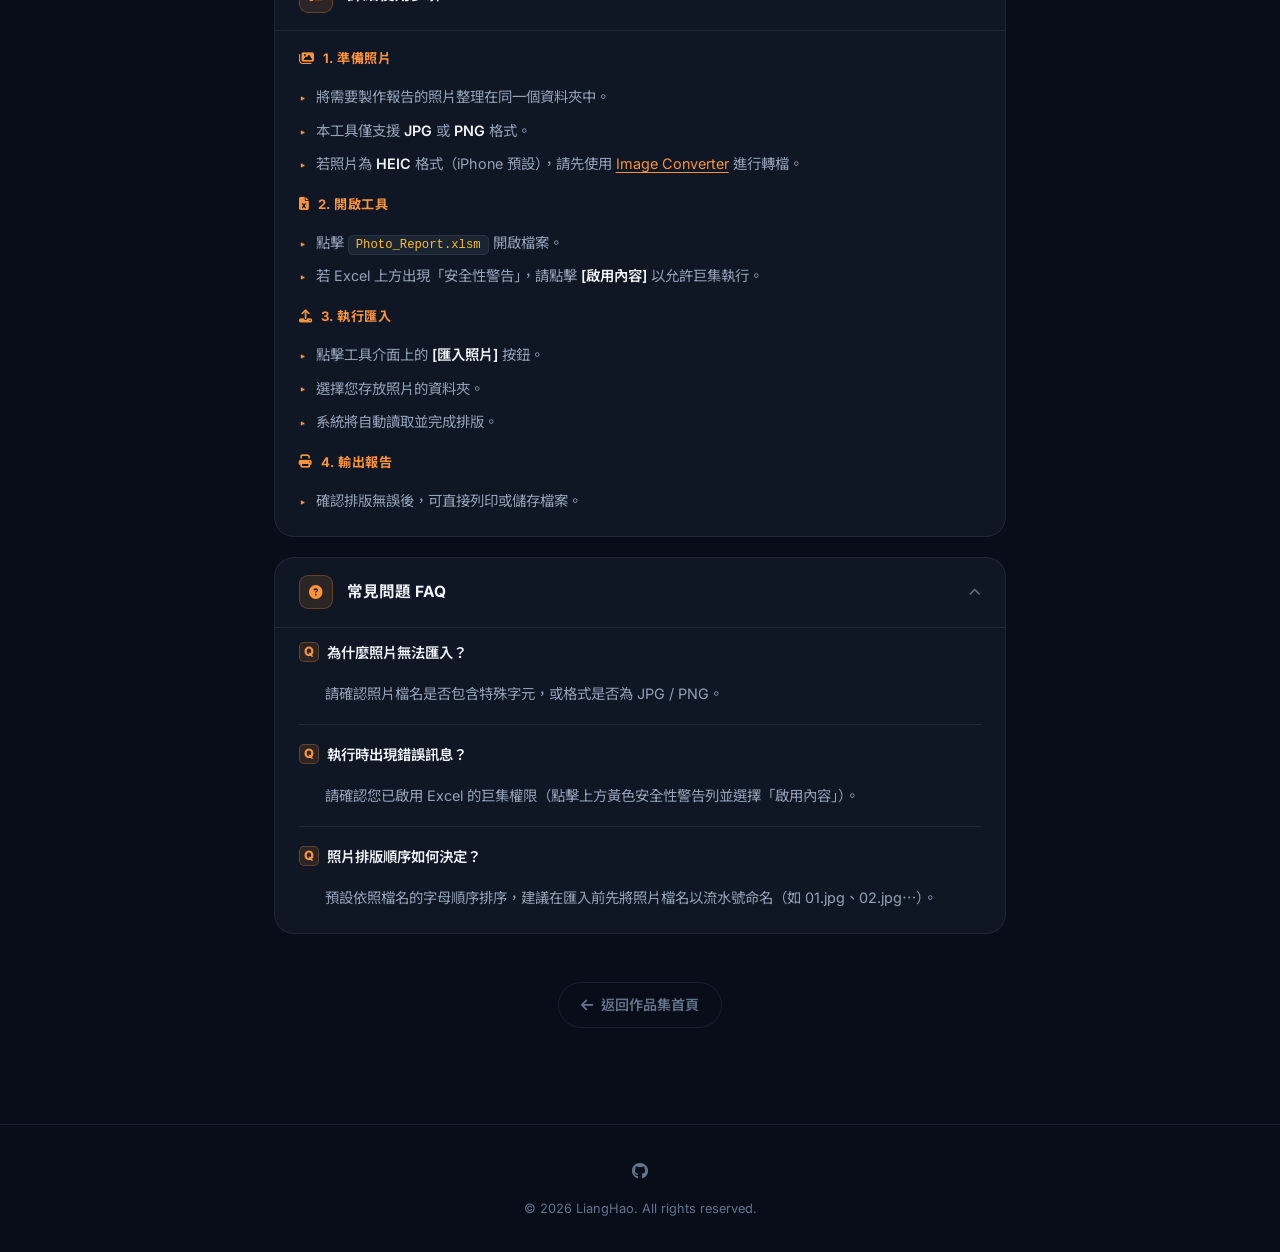
<file: photo_report.html>
<!DOCTYPE html>
<html lang="zh-TW">

<head>
  <meta charset="UTF-8">
  <meta name="viewport" content="width=device-width, initial-scale=1.0, viewport-fit=cover">
  <meta name="description" content="Photo Report 相片整理自動套印工具 — 批次匯入照片、自動排版輸出，專為警務需求設計。">
  <meta name="author" content="LiangHao">
  <title>Photo Report 自動套印工具 | LiangHao Dev</title>

  <meta property="og:title" content="Photo Report 自動套印工具 | LiangHao Dev">
  <meta property="og:description" content="快速將照片整理並套印至指定的表格格式中，大幅節省人工排版的時間。">
  <meta property="og:type" content="website">
  <meta property="og:url" content="https://lianghao02.github.io/Project-Hub/photo_report.html">

  <!-- Fonts -->
  <link rel="preconnect" href="https://fonts.googleapis.com">
  <link rel="preconnect" href="https://fonts.gstatic.com" crossorigin>
  <link href="https://fonts.googleapis.com/css2?family=Inter:wght@300;400;500;600;700;800&family=Noto+Sans+TC:wght@400;500;700&display=swap" rel="stylesheet">

  <!-- FontAwesome -->
  <link rel="stylesheet" href="https://cdnjs.cloudflare.com/ajax/libs/font-awesome/6.4.0/css/all.min.css">

  <style>
    /* =========================================================
       Design System — CSS Custom Properties
    ========================================================= */
    :root {
      --bg:          #080d1a;
      --surface:     rgba(15, 23, 42, 0.85);
      --surface-2:   rgba(30, 41, 59, 0.55);
      --surface-3:   rgba(30, 41, 59, 0.35);
      --border:      rgba(148, 163, 184, 0.12);
      --border-glow: rgba(251, 146, 60, 0.4);
      --text:        #f1f5f9;
      --text-muted:  #94a3b8;
      --text-dim:    #64748b;
      --accent:      #fb923c;   /* orange — matches index.html accent-4 */
      --accent-alt:  #fbbf24;
      --accent-soft: rgba(251, 146, 60, 0.12);
      --accent-border: rgba(251, 146, 60, 0.28);
      --success:     #34d399;
      --radius:      1.25rem;
      --radius-sm:   0.65rem;
      --transition:  0.3s cubic-bezier(0.4, 0, 0.2, 1);
      --font:        'Inter', 'Noto Sans TC', sans-serif;
    }

    /* =========================================================
       Reset & Base
    ========================================================= */
    *, *::before, *::after { box-sizing: border-box; margin: 0; padding: 0; }
    html { scroll-behavior: smooth; }

    body {
      font-family: var(--font);
      background-color: var(--bg);
      color: var(--text);
      line-height: 1.7;
      min-height: 100vh;
      display: flex;
      flex-direction: column;
      overflow-x: hidden;
    }

    a { text-decoration: none; color: inherit; }

    /* =========================================================
       Background
    ========================================================= */
    .bg-orbs {
      position: fixed;
      inset: 0;
      z-index: 0;
      pointer-events: none;
      overflow: hidden;
    }
    .bg-orbs::before {
      content: '';
      position: absolute;
      top: -15%;
      right: -10%;
      width: 650px; height: 650px;
      background: radial-gradient(circle, rgba(124,45,18,0.4) 0%, transparent 65%);
      border-radius: 50%;
      animation: orbFloat 20s ease-in-out infinite alternate;
    }
    .bg-orbs::after {
      content: '';
      position: absolute;
      bottom: -10%;
      left: -10%;
      width: 550px; height: 550px;
      background: radial-gradient(circle, rgba(30,58,138,0.3) 0%, transparent 65%);
      border-radius: 50%;
      animation: orbFloat 26s ease-in-out infinite alternate-reverse;
    }
    @keyframes orbFloat {
      0%   { transform: translate(0,0) scale(1); }
      100% { transform: translate(30px,-30px) scale(1.06); }
    }

    /* =========================================================
       Header / Nav
    ========================================================= */
    header {
      position: sticky;
      top: 0;
      z-index: 100;
      padding: 1.1rem 5%;
      transition: background var(--transition), box-shadow var(--transition);
    }
    header.scrolled {
      background: rgba(8,13,26,0.82);
      backdrop-filter: blur(20px);
      -webkit-backdrop-filter: blur(20px);
      box-shadow: 0 1px 0 var(--border), 0 4px 20px rgba(0,0,0,0.4);
    }

    nav {
      display: flex;
      justify-content: space-between;
      align-items: center;
      max-width: 1200px;
      margin: 0 auto;
    }

    .logo {
      font-size: 1.35rem;
      font-weight: 800;
      letter-spacing: -0.02em;
      background: linear-gradient(135deg, #38bdf8, #818cf8);
      -webkit-background-clip: text;
      -webkit-text-fill-color: transparent;
      background-clip: text;
    }

    .nav-links { display: flex; align-items: center; gap: 1.5rem; }

    .nav-link {
      font-size: 0.9rem;
      font-weight: 500;
      color: var(--text-muted);
      display: flex;
      align-items: center;
      gap: 0.4rem;
      transition: color var(--transition);
    }
    .nav-link:hover { color: var(--text); }

    .nav-back {
      font-size: 0.88rem;
      font-weight: 500;
      color: var(--text-dim);
      display: flex;
      align-items: center;
      gap: 0.45rem;
      transition: color var(--transition);
    }
    .nav-back:hover { color: var(--accent); }

    /* =========================================================
       Main
    ========================================================= */
    main {
      flex: 1;
      max-width: 860px;
      margin: 0 auto;
      padding: 3.5rem 5% 6rem;
      width: 100%;
      position: relative;
      z-index: 1;
    }

    /* =========================================================
       Page Hero
    ========================================================= */
    .page-hero {
      text-align: center;
      margin-bottom: 3.5rem;
      opacity: 0;
      animation: fadeInDown 0.7s ease-out 0.1s forwards;
    }

    .page-hero-icon {
      width: 72px; height: 72px;
      border-radius: 20px;
      background: var(--accent-soft);
      border: 1px solid var(--accent-border);
      display: inline-flex;
      align-items: center;
      justify-content: center;
      font-size: 2rem;
      color: var(--accent);
      margin-bottom: 1.5rem;
    }

    .page-hero h1 {
      font-size: clamp(2rem, 5vw, 3rem);
      font-weight: 800;
      letter-spacing: -0.03em;
      background: linear-gradient(160deg, #fff 0%, #cbd5e1 60%, #94a3b8 100%);
      -webkit-background-clip: text;
      -webkit-text-fill-color: transparent;
      background-clip: text;
      margin-bottom: 0.75rem;
    }

    .page-hero-sub {
      font-size: 1.05rem;
      color: var(--text-muted);
    }

    .version-chip {
      display: inline-block;
      font-size: 0.75rem;
      font-weight: 600;
      padding: 0.2rem 0.65rem;
      border-radius: 999px;
      background: var(--accent-soft);
      color: var(--accent);
      border: 1px solid var(--accent-border);
      margin-left: 0.5rem;
      vertical-align: middle;
    }

    /* =========================================================
       Download Card
    ========================================================= */
    .download-card {
      background: var(--surface-2);
      border: 1px solid var(--accent-border);
      border-radius: var(--radius);
      padding: 2.25rem 2.5rem;
      margin-bottom: 2rem;
      position: relative;
      overflow: hidden;
      opacity: 0;
      animation: fadeInUp 0.7s ease-out 0.25s forwards;
    }
    .download-card::before {
      content: '';
      position: absolute;
      top: 0; left: 0; right: 0;
      height: 2px;
      background: linear-gradient(to right, var(--accent), var(--accent-alt), transparent);
      border-radius: var(--radius) var(--radius) 0 0;
    }
    .download-card-inner {
      display: flex;
      align-items: center;
      gap: 2.5rem;
      flex-wrap: wrap;
    }

    .dl-info { flex: 1; min-width: 220px; }
    .dl-label {
      font-size: 0.75rem;
      font-weight: 600;
      letter-spacing: 0.08em;
      text-transform: uppercase;
      color: var(--accent);
      margin-bottom: 0.4rem;
    }
    .dl-title {
      font-size: 1.3rem;
      font-weight: 700;
      margin-bottom: 0.35rem;
    }
    .dl-desc {
      font-size: 0.88rem;
      color: var(--text-muted);
    }

    .dl-actions { display: flex; flex-direction: column; align-items: flex-end; gap: 0.6rem; }

    .download-btn {
      display: inline-flex;
      align-items: center;
      gap: 0.6rem;
      background: linear-gradient(135deg, var(--accent), var(--accent-alt));
      color: #fff;
      font-weight: 700;
      font-size: 0.95rem;
      padding: 0.8rem 1.75rem;
      border-radius: var(--radius-sm);
      transition: transform var(--transition), box-shadow var(--transition), filter var(--transition);
      white-space: nowrap;
      box-shadow: 0 4px 20px rgba(251,146,60,0.3);
    }
    .download-btn:hover {
      transform: translateY(-2px);
      filter: brightness(1.1);
      box-shadow: 0 6px 28px rgba(251,146,60,0.45);
    }

    .dl-note {
      font-size: 0.78rem;
      color: var(--text-dim);
      display: flex;
      align-items: center;
      gap: 0.35rem;
    }

    /* =========================================================
       Feature List (inside download card)
    ========================================================= */
    .feature-list {
      list-style: none;
      display: grid;
      grid-template-columns: 1fr 1fr;
      gap: 0.5rem 1.5rem;
      margin-top: 1.25rem;
    }
    .feature-list li {
      font-size: 0.88rem;
      color: var(--text-muted);
      display: flex;
      align-items: center;
      gap: 0.5rem;
    }
    .feature-list li i {
      color: var(--success);
      font-size: 0.75rem;
      flex-shrink: 0;
    }

    /* =========================================================
       Steps Flow
    ========================================================= */
    .steps-section {
      margin-bottom: 2rem;
      opacity: 0;
      animation: fadeInUp 0.7s ease-out 0.4s forwards;
    }

    .section-label {
      font-size: 0.75rem;
      font-weight: 600;
      letter-spacing: 0.08em;
      text-transform: uppercase;
      color: var(--text-dim);
      margin-bottom: 1.25rem;
      display: flex;
      align-items: center;
      gap: 0.75rem;
    }
    .section-label::after {
      content: '';
      flex: 1;
      height: 1px;
      background: linear-gradient(to right, var(--border), transparent);
    }

    .steps-flow {
      display: flex;
      align-items: stretch;
      gap: 0;
    }

    .step-item {
      flex: 1;
      background: var(--surface-3);
      border: 1px solid var(--border);
      border-radius: var(--radius-sm);
      padding: 1.4rem 1.25rem;
      text-align: center;
      position: relative;
      transition: border-color var(--transition), background var(--transition);
    }
    .step-item:hover {
      border-color: var(--accent-border);
      background: var(--accent-soft);
    }

    .step-num {
      font-size: 0.68rem;
      font-weight: 700;
      letter-spacing: 0.06em;
      color: var(--accent);
      margin-bottom: 0.6rem;
    }

    .step-icon-wrap {
      width: 44px; height: 44px;
      border-radius: 12px;
      background: var(--accent-soft);
      border: 1px solid var(--accent-border);
      display: inline-flex;
      align-items: center;
      justify-content: center;
      font-size: 1.1rem;
      color: var(--accent);
      margin-bottom: 0.7rem;
    }

    .step-name {
      font-size: 0.88rem;
      font-weight: 600;
      color: var(--text);
    }

    .step-arrow {
      display: flex;
      align-items: center;
      padding: 0 0.5rem;
      color: var(--text-dim);
      font-size: 0.75rem;
      flex-shrink: 0;
    }

    /* =========================================================
       Content Sections (README)
    ========================================================= */
    .content-area {
      display: flex;
      flex-direction: column;
      gap: 1.25rem;
      opacity: 0;
      animation: fadeInUp 0.7s ease-out 0.55s forwards;
    }

    .content-block {
      background: var(--surface-3);
      border: 1px solid var(--border);
      border-radius: var(--radius);
      overflow: hidden;
    }

    /* Accordion-style block header */
    .block-header {
      display: flex;
      align-items: center;
      gap: 0.85rem;
      padding: 1.1rem 1.5rem;
      cursor: pointer;
      user-select: none;
      transition: background var(--transition);
    }
    .block-header:hover { background: rgba(148,163,184,0.04); }

    .block-header-icon {
      width: 34px; height: 34px;
      border-radius: 9px;
      background: var(--accent-soft);
      border: 1px solid var(--accent-border);
      display: flex;
      align-items: center;
      justify-content: center;
      font-size: 0.85rem;
      color: var(--accent);
      flex-shrink: 0;
    }

    .block-header-title {
      font-size: 0.97rem;
      font-weight: 700;
      flex: 1;
    }

    .block-toggle {
      color: var(--text-dim);
      font-size: 0.75rem;
      transition: transform var(--transition);
    }
    .content-block.open .block-toggle { transform: rotate(180deg); }

    .block-body {
      padding: 0 1.5rem 1.4rem;
      display: none;
      border-top: 1px solid var(--border);
    }
    .block-body.open {
      display: block;
      animation: fadeInUp 0.25s ease-out forwards;
    }

    /* Typography inside block-body */
    .block-body p {
      font-size: 0.9rem;
      color: var(--text-muted);
      margin-top: 1rem;
      line-height: 1.75;
    }

    .block-body ul {
      list-style: none;
      margin-top: 1rem;
      display: flex;
      flex-direction: column;
      gap: 0.55rem;
    }

    .block-body ul li {
      font-size: 0.9rem;
      color: var(--text-muted);
      display: flex;
      align-items: flex-start;
      gap: 0.6rem;
      line-height: 1.65;
    }

    .block-body ul li::before {
      content: '▸';
      color: var(--accent);
      flex-shrink: 0;
      margin-top: 0.05rem;
    }

    .block-body strong { color: var(--text); font-weight: 600; }

    .block-body a {
      color: var(--accent);
      text-decoration: underline;
      text-underline-offset: 3px;
      transition: opacity var(--transition);
    }
    .block-body a:hover { opacity: 0.8; }

    .block-body code {
      background: rgba(148,163,184,0.1);
      border: 1px solid var(--border);
      padding: 0.15rem 0.45rem;
      border-radius: 5px;
      font-family: 'Consolas', 'Menlo', monospace;
      font-size: 0.85em;
      color: var(--accent-alt);
    }

    /* Step sub-items inside block-body */
    .sub-step {
      margin-top: 1rem;
    }
    .sub-step-title {
      font-size: 0.82rem;
      font-weight: 700;
      color: var(--accent);
      letter-spacing: 0.04em;
      margin-bottom: 0.5rem;
      display: flex;
      align-items: center;
      gap: 0.5rem;
    }

    /* FAQ */
    .faq-item {
      margin-top: 1.1rem;
      padding-top: 1.1rem;
      border-top: 1px solid var(--border);
    }
    .faq-item:first-child { border-top: none; margin-top: 0.8rem; padding-top: 0; }

    .faq-q {
      font-size: 0.9rem;
      font-weight: 600;
      color: var(--text);
      margin-bottom: 0.4rem;
      display: flex;
      gap: 0.5rem;
      align-items: flex-start;
    }
    .faq-q::before {
      content: 'Q';
      color: var(--accent);
      font-weight: 800;
      font-size: 0.8rem;
      background: var(--accent-soft);
      border: 1px solid var(--accent-border);
      width: 20px; height: 20px;
      border-radius: 5px;
      display: inline-flex;
      align-items: center;
      justify-content: center;
      flex-shrink: 0;
      margin-top: 1px;
    }

    .faq-a {
      font-size: 0.88rem;
      color: var(--text-muted);
      padding-left: 1.6rem;
      line-height: 1.65;
    }

    /* =========================================================
       Back Link
    ========================================================= */
    .back-wrap {
      text-align: center;
      margin-top: 3rem;
      opacity: 0;
      animation: fadeInUp 0.7s ease-out 0.7s forwards;
    }

    .back-btn {
      display: inline-flex;
      align-items: center;
      gap: 0.5rem;
      font-size: 0.88rem;
      font-weight: 600;
      color: var(--text-dim);
      padding: 0.65rem 1.4rem;
      border: 1px solid var(--border);
      border-radius: 999px;
      transition: color var(--transition), border-color var(--transition), background var(--transition);
    }
    .back-btn:hover {
      color: var(--accent);
      border-color: var(--accent-border);
      background: var(--accent-soft);
    }

    /* =========================================================
       Footer
    ========================================================= */
    footer {
      position: relative;
      z-index: 1;
      text-align: center;
      padding: 2rem 5%;
      border-top: 1px solid var(--border);
    }
    .footer-inner {
      max-width: 1200px;
      margin: 0 auto;
      display: flex;
      flex-direction: column;
      align-items: center;
      gap: 0.75rem;
    }
    .footer-links { display: flex; gap: 1.25rem; }
    .footer-link {
      color: var(--text-dim);
      font-size: 1.05rem;
      transition: color var(--transition), transform var(--transition);
    }
    .footer-link:hover { color: var(--accent); transform: translateY(-2px); }
    .footer-copy { font-size: 0.8rem; color: var(--text-dim); }

    /* =========================================================
       Keyframes
    ========================================================= */
    @keyframes fadeInDown {
      from { opacity: 0; transform: translateY(-16px); }
      to   { opacity: 1; transform: translateY(0);     }
    }
    @keyframes fadeInUp {
      from { opacity: 0; transform: translateY(16px); }
      to   { opacity: 1; transform: translateY(0);    }
    }

    /* =========================================================
       Responsive
    ========================================================= */
    @media (max-width: 640px) {
      .download-card-inner { flex-direction: column; gap: 1.5rem; }
      .dl-actions { align-items: flex-start; }
      .steps-flow { flex-direction: column; }
      .step-arrow { transform: rotate(90deg); padding: 0.25rem 0; align-self: center; }
      .feature-list { grid-template-columns: 1fr; }
      main { padding: 2rem 5% 4rem; }
    }
  </style>
</head>

<body>
  <!-- Background Orbs -->
  <div class="bg-orbs" aria-hidden="true"></div>

  <!-- ===== Header ===== -->
  <header id="site-header">
    <nav>
      <a href="index.html" class="logo">LiangHao.Dev</a>
      <div class="nav-links">
        <a href="https://github.com/lianghao02" target="_blank" rel="noopener noreferrer" class="nav-link">
          <i class="fa-brands fa-github"></i> GitHub
        </a>
      </div>
    </nav>
  </header>

  <!-- ===== Main ===== -->
  <main>

    <!-- Page Hero -->
    <section class="page-hero" aria-label="工具簡介">
      <div class="page-hero-icon" aria-hidden="true">
        <i class="fa-solid fa-file-zipper"></i>
      </div>
      <h1>Photo Report <span class="version-chip">v1.1</span></h1>
      <p class="page-hero-sub">現況照片清冊整理與自動套印工具</p>
    </section>

    <!-- Download Card -->
    <div class="download-card" aria-label="下載區">
      <div class="download-card-inner">
        <div class="dl-info">
          <div class="dl-label"><i class="fa-solid fa-download"></i> &nbsp;立即下載</div>
          <div class="dl-title">Photo_Report.rar</div>
          <p class="dl-desc">包含 Excel VBA 自動化工具與完整使用說明</p>
          <ul class="feature-list">
            <li><i class="fa-solid fa-check"></i> 一鍵匯入大量照片</li>
            <li><i class="fa-solid fa-check"></i> 自動調整大小與排版</li>
            <li><i class="fa-solid fa-check"></i> 支援 PDF 輸出與列印</li>
            <li><i class="fa-solid fa-check"></i> 完全離線執行，安全可靠</li>
          </ul>
        </div>
        <div class="dl-actions">
          <a href="downloads/Photo_Report.rar" class="download-btn" download>
            <i class="fa-solid fa-download"></i> 下載工具包 (.rar)
          </a>
          <span class="dl-note"><i class="fa-brands fa-windows"></i> 適用於 Windows / Excel 環境</span>
        </div>
      </div>
    </div>

    <!-- Steps Flow -->
    <section class="steps-section" aria-label="使用流程">
      <div class="section-label">使用流程</div>
      <div class="steps-flow">
        <div class="step-item">
          <div class="step-num">STEP 01</div>
          <div class="step-icon-wrap" aria-hidden="true"><i class="fa-solid fa-images"></i></div>
          <div class="step-name">準備照片</div>
        </div>
        <div class="step-arrow" aria-hidden="true"><i class="fa-solid fa-chevron-right"></i></div>
        <div class="step-item">
          <div class="step-num">STEP 02</div>
          <div class="step-icon-wrap" aria-hidden="true"><i class="fa-solid fa-file-excel"></i></div>
          <div class="step-name">開啟工具</div>
        </div>
        <div class="step-arrow" aria-hidden="true"><i class="fa-solid fa-chevron-right"></i></div>
        <div class="step-item">
          <div class="step-num">STEP 03</div>
          <div class="step-icon-wrap" aria-hidden="true"><i class="fa-solid fa-upload"></i></div>
          <div class="step-name">匯入照片</div>
        </div>
        <div class="step-arrow" aria-hidden="true"><i class="fa-solid fa-chevron-right"></i></div>
        <div class="step-item">
          <div class="step-num">STEP 04</div>
          <div class="step-icon-wrap" aria-hidden="true"><i class="fa-solid fa-print"></i></div>
          <div class="step-name">輸出報告</div>
        </div>
      </div>
    </section>

    <!-- Content Accordion -->
    <div class="content-area" aria-label="說明文件">

      <!-- 簡介 -->
      <div class="content-block open" id="block-intro">
        <div class="block-header" onclick="toggleBlock('block-intro')" role="button" tabindex="0" aria-expanded="true">
          <div class="block-header-icon" aria-hidden="true"><i class="fa-solid fa-circle-info"></i></div>
          <span class="block-header-title">簡介</span>
          <i class="fa-solid fa-chevron-down block-toggle"></i>
        </div>
        <div class="block-body open" id="block-intro-body">
          <p>這是一個專為警務工作設計的 Excel VBA 自動化工具，能夠快速將照片整理並套印至指定的表格格式中，大幅節省人工排版的時間。完全在本機離線執行，資料不上傳，安全可靠。</p>
        </div>
      </div>

      <!-- 功能特色 -->
      <div class="content-block open" id="block-features">
        <div class="block-header" onclick="toggleBlock('block-features')" role="button" tabindex="0" aria-expanded="true">
          <div class="block-header-icon" aria-hidden="true"><i class="fa-solid fa-star"></i></div>
          <span class="block-header-title">功能特色</span>
          <i class="fa-solid fa-chevron-down block-toggle"></i>
        </div>
        <div class="block-body open" id="block-features-body">
          <ul>
            <li><span><strong>自動匯入：</strong>批量匯入資料夾內的照片，無需逐一操作。</span></li>
            <li><span><strong>自動排版：</strong>依照預設格式自動調整照片大小與位置，版面整齊一致。</span></li>
            <li><span><strong>快速輸出：</strong>支援直接列印或另存為 PDF，一鍵完成報告。</span></li>
            <li><span><strong>離線執行：</strong>完全不需網路，資料安全不外傳。</span></li>
          </ul>
        </div>
      </div>

      <!-- 系統需求 -->
      <div class="content-block open" id="block-sysreq">
        <div class="block-header" onclick="toggleBlock('block-sysreq')" role="button" tabindex="0" aria-expanded="true">
          <div class="block-header-icon" aria-hidden="true"><i class="fa-brands fa-windows"></i></div>
          <span class="block-header-title">系統需求</span>
          <i class="fa-solid fa-chevron-down block-toggle"></i>
        </div>
        <div class="block-body open" id="block-sysreq-body">
          <ul>
            <li><span>作業系統：<strong>Windows 10 / 11</strong></span></li>
            <li><span>軟體需求：<strong>Microsoft Excel</strong>（需啟用巨集功能）</span></li>
            <li><span>照片格式：<strong>JPG</strong> 或 <strong>PNG</strong>（HEIC 需先轉檔）</span></li>
          </ul>
        </div>
      </div>

      <!-- 使用步驟 -->
      <div class="content-block open" id="block-steps">
        <div class="block-header" onclick="toggleBlock('block-steps')" role="button" tabindex="0" aria-expanded="true">
          <div class="block-header-icon" aria-hidden="true"><i class="fa-solid fa-list-ol"></i></div>
          <span class="block-header-title">詳細使用步驟</span>
          <i class="fa-solid fa-chevron-down block-toggle"></i>
        </div>
        <div class="block-body open" id="block-steps-body">

          <div class="sub-step">
            <div class="sub-step-title"><i class="fa-solid fa-images"></i> 1. 準備照片</div>
            <ul>
              <li><span>將需要製作報告的照片整理在同一個資料夾中。</span></li>
              <li><span>本工具僅支援 <strong>JPG</strong> 或 <strong>PNG</strong> 格式。</span></li>
              <li><span>若照片為 <strong>HEIC</strong> 格式（iPhone 預設），請先使用 <a href="https://lianghao02.github.io/Image-Format-Converter/" target="_blank">Image Converter</a> 進行轉檔。</span></li>
            </ul>
          </div>

          <div class="sub-step">
            <div class="sub-step-title"><i class="fa-solid fa-file-excel"></i> 2. 開啟工具</div>
            <ul>
              <li><span>點擊 <code>Photo_Report.xlsm</code> 開啟檔案。</span></li>
              <li><span>若 Excel 上方出現「安全性警告」，請點擊 <strong>[啟用內容]</strong> 以允許巨集執行。</span></li>
            </ul>
          </div>

          <div class="sub-step">
            <div class="sub-step-title"><i class="fa-solid fa-upload"></i> 3. 執行匯入</div>
            <ul>
              <li><span>點擊工具介面上的 <strong>[匯入照片]</strong> 按鈕。</span></li>
              <li><span>選擇您存放照片的資料夾。</span></li>
              <li><span>系統將自動讀取並完成排版。</span></li>
            </ul>
          </div>

          <div class="sub-step">
            <div class="sub-step-title"><i class="fa-solid fa-print"></i> 4. 輸出報告</div>
            <ul>
              <li><span>確認排版無誤後，可直接列印或儲存檔案。</span></li>
            </ul>
          </div>

        </div>
      </div>

      <!-- 常見問題 -->
      <div class="content-block open" id="block-faq">
        <div class="block-header" onclick="toggleBlock('block-faq')" role="button" tabindex="0" aria-expanded="true">
          <div class="block-header-icon" aria-hidden="true"><i class="fa-solid fa-circle-question"></i></div>
          <span class="block-header-title">常見問題 FAQ</span>
          <i class="fa-solid fa-chevron-down block-toggle"></i>
        </div>
        <div class="block-body open" id="block-faq-body">
          <div class="faq-item">
            <div class="faq-q">為什麼照片無法匯入？</div>
            <p class="faq-a">請確認照片檔名是否包含特殊字元，或格式是否為 JPG / PNG。</p>
          </div>
          <div class="faq-item">
            <div class="faq-q">執行時出現錯誤訊息？</div>
            <p class="faq-a">請確認您已啟用 Excel 的巨集權限（點擊上方黃色安全性警告列並選擇「啟用內容」）。</p>
          </div>
          <div class="faq-item">
            <div class="faq-q">照片排版順序如何決定？</div>
            <p class="faq-a">預設依照檔名的字母順序排序，建議在匯入前先將照片檔名以流水號命名（如 01.jpg、02.jpg⋯）。</p>
          </div>
        </div>
      </div>

    </div>

    <!-- Back Link -->
    <div class="back-wrap">
      <a href="index.html" class="back-btn">
        <i class="fa-solid fa-arrow-left"></i> 返回作品集首頁
      </a>
    </div>

  </main>

  <!-- ===== Footer ===== -->
  <footer>
    <div class="footer-inner">
      <div class="footer-links">
        <a href="https://github.com/lianghao02" target="_blank" rel="noopener noreferrer"
           class="footer-link" aria-label="GitHub">
          <i class="fa-brands fa-github"></i>
        </a>
      </div>
      <p class="footer-copy">© <span id="footer-year"></span> LiangHao. All rights reserved.</p>
    </div>
  </footer>

  <!-- ===== Scripts ===== -->
  <script>
    /* ---- Footer Year ---- */
    document.getElementById('footer-year').textContent = new Date().getFullYear();

    /* ---- Sticky Header ---- */
    const header = document.getElementById('site-header');
    window.addEventListener('scroll', () => {
      header.classList.toggle('scrolled', window.scrollY > 20);
    }, { passive: true });

    /* ---- Accordion Toggle ---- */
    function toggleBlock(id) {
      const block = document.getElementById(id);
      const body = document.getElementById(id + '-body');
      const isOpen = block.classList.toggle('open');
      if (isOpen) {
        body.classList.add('open');
      } else {
        body.classList.remove('open');
      }
      const header = block.querySelector('.block-header');
      header.setAttribute('aria-expanded', isOpen);
    }

    /* ---- Keyboard support for accordion ---- */
    document.querySelectorAll('.block-header').forEach(h => {
      h.addEventListener('keydown', e => {
        if (e.key === 'Enter' || e.key === ' ') { e.preventDefault(); h.click(); }
      });
    });
  </script>
</body>

</html>
</file>
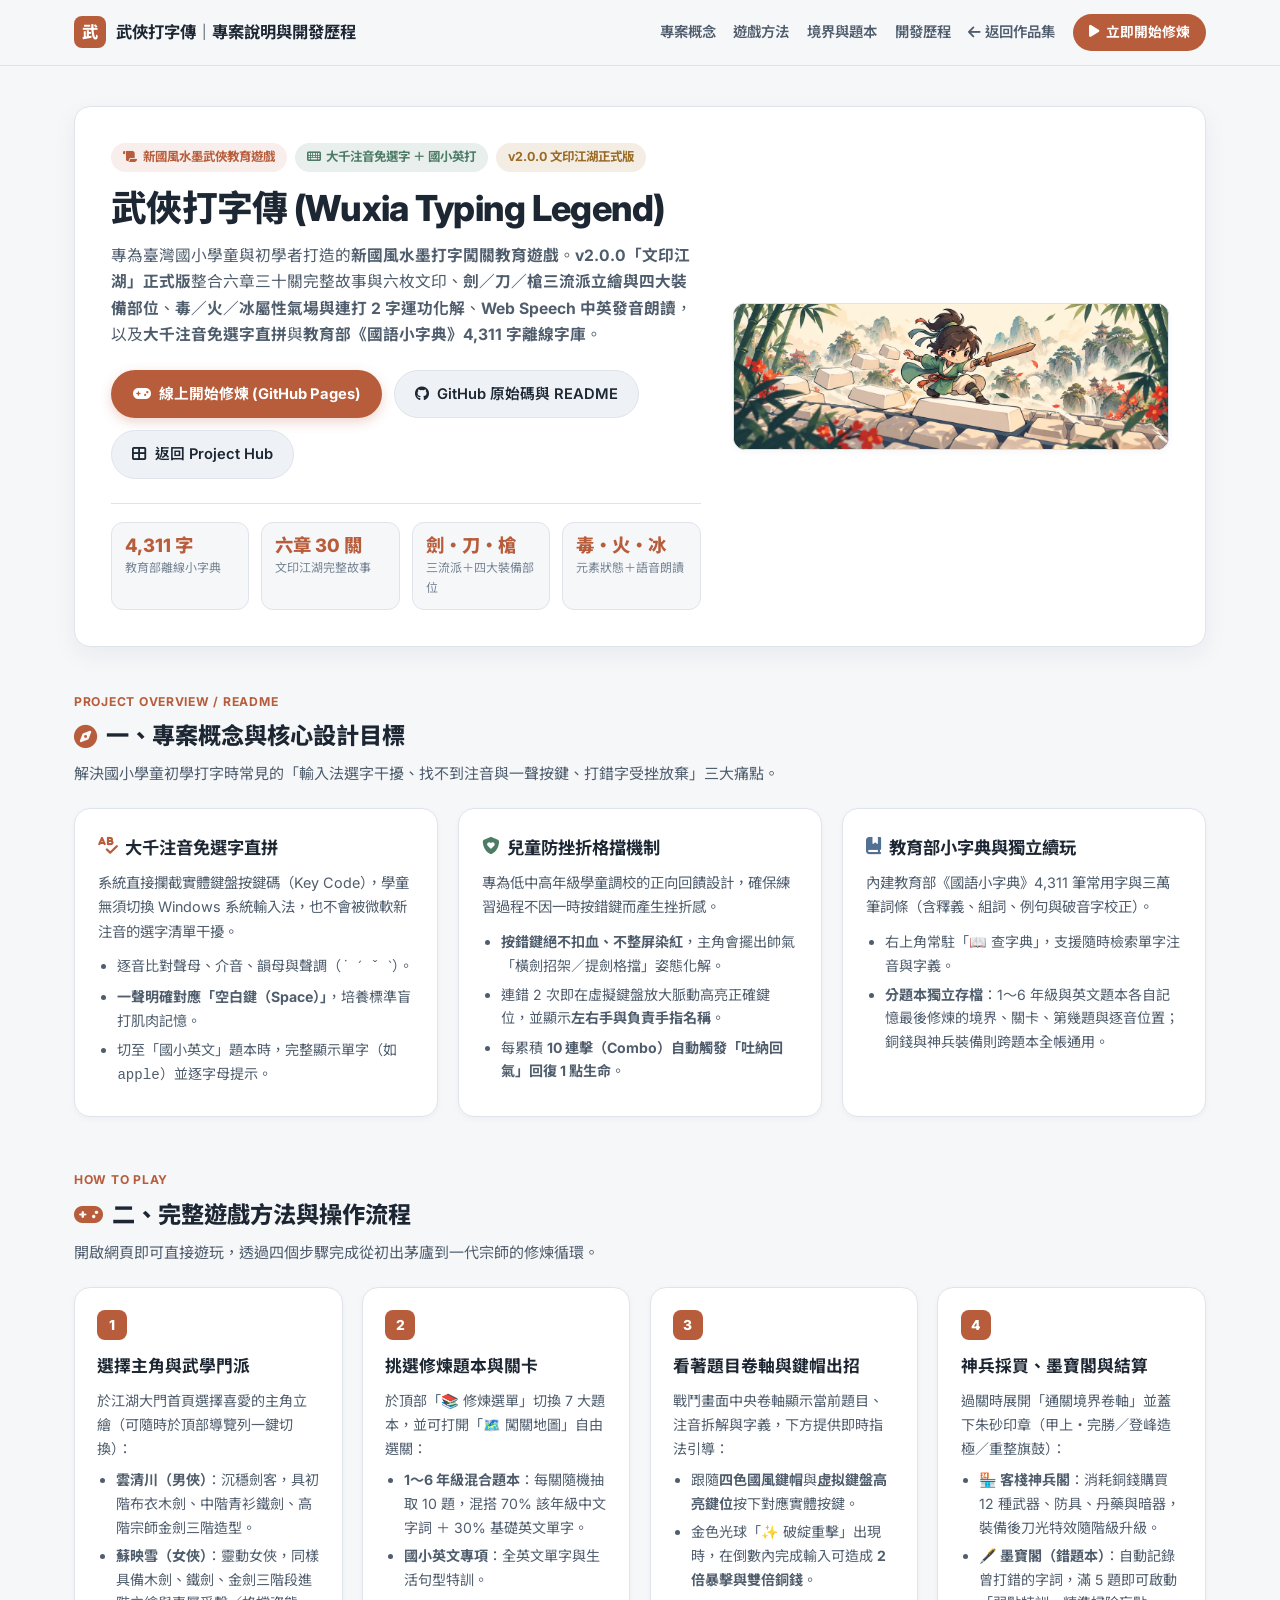
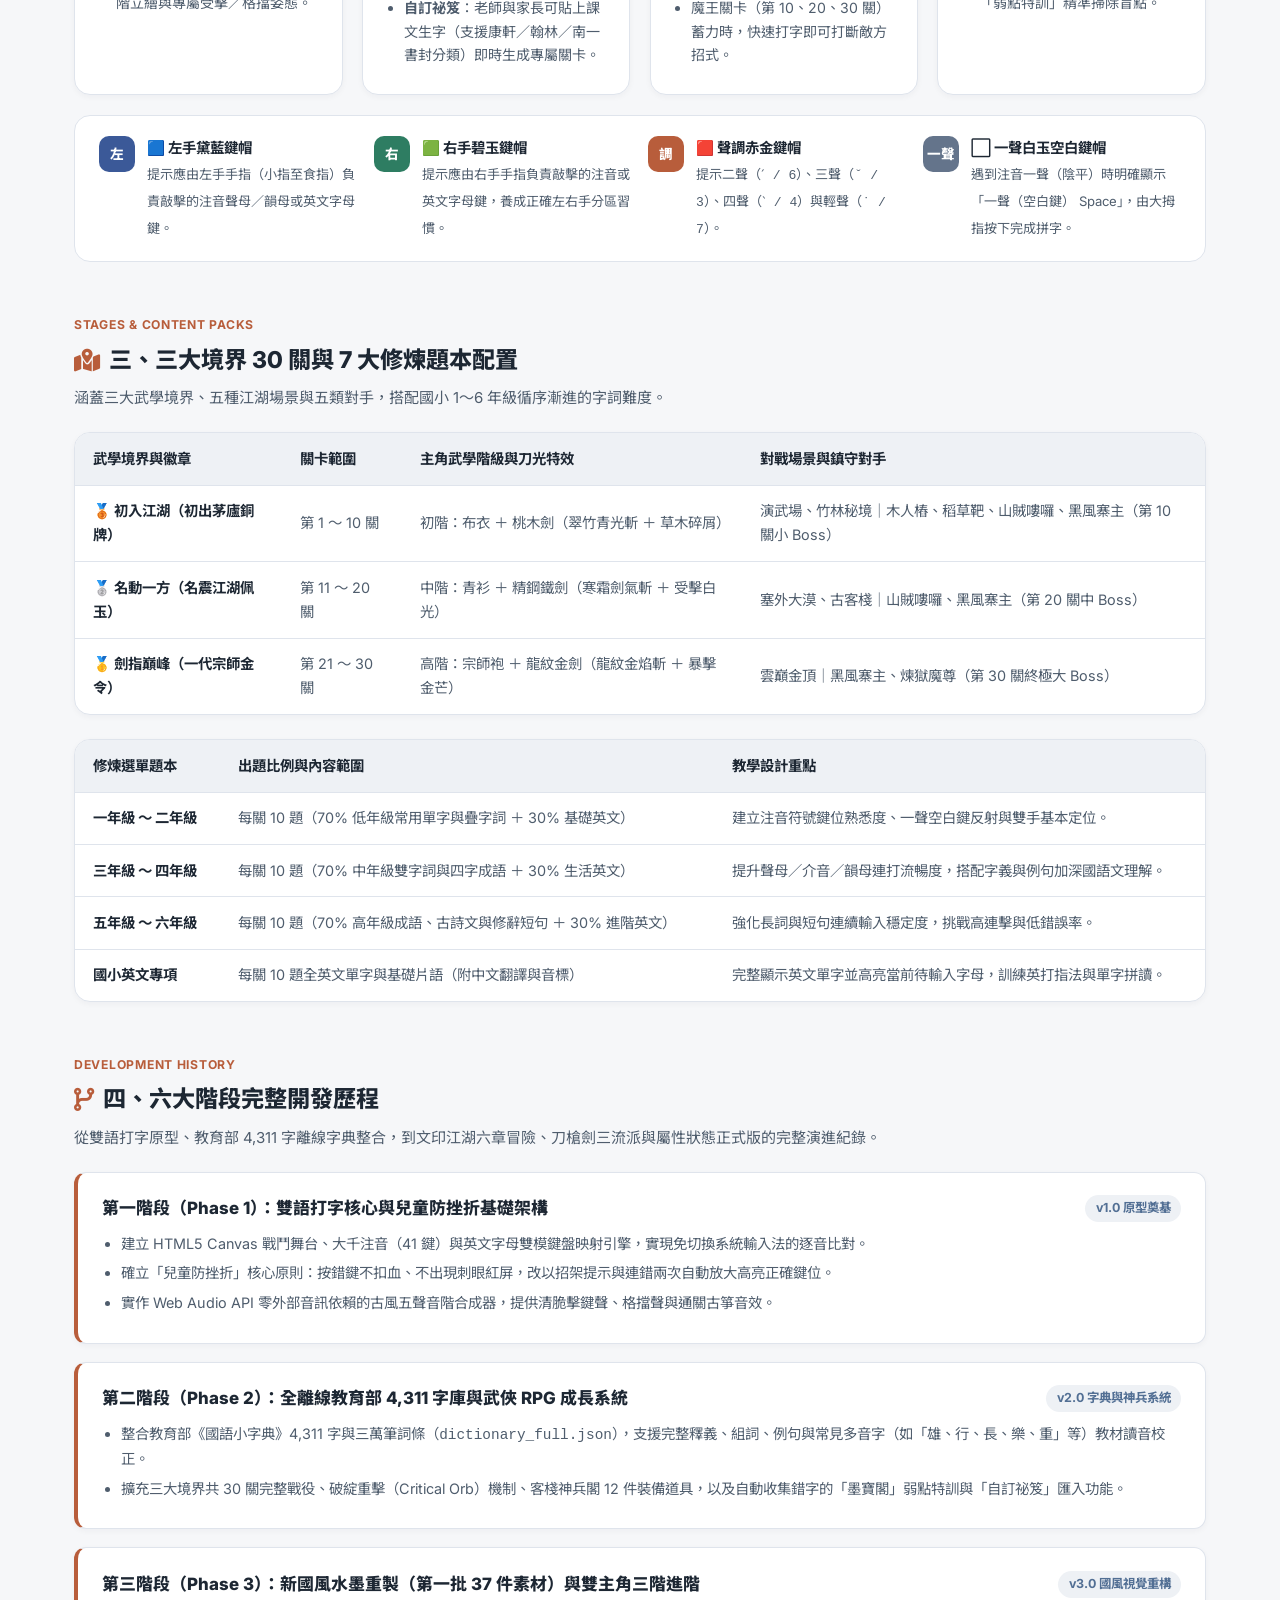
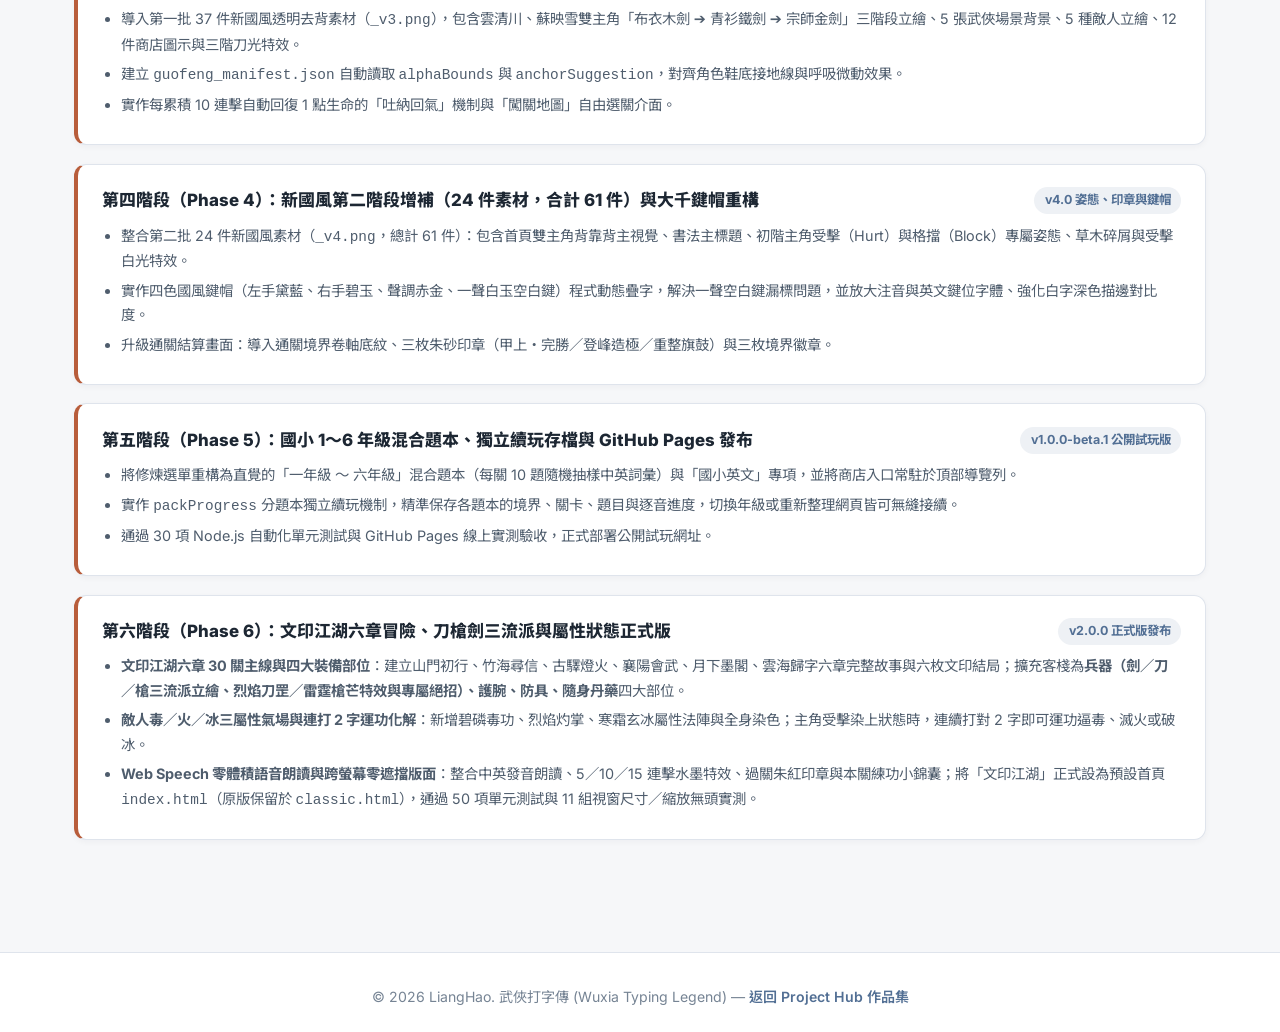
<file: wuxia_typing.html>
<!DOCTYPE html>
<html lang="zh-TW">

<head>
  <meta charset="UTF-8">
  <meta name="viewport" content="width=device-width, initial-scale=1.0, viewport-fit=cover">
  <meta name="description" content="《武俠打字傳》專案介紹、完整遊戲方法與五大階段開發歷程 — 專為臺灣國小學童打造的新國風注音與英打闖關教育遊戲。">
  <meta name="author" content="LiangHao">
  <title>武俠打字傳｜玩法指南與開發歷程 | LiangHao Dev</title>

  <meta property="og:title" content="武俠打字傳｜玩法指南與開發歷程 | LiangHao Dev">
  <meta property="og:description" content="大千注音免選字直拼、一聲空白鍵與四色鍵帽指法引導，收錄教育部國語小字典 4,311 字與三大境界 30 關修煉。">
  <meta property="og:type" content="website">
  <meta property="og:url" content="https://lianghao02.github.io/Project-Hub/wuxia_typing.html">

  <link rel="preconnect" href="https://fonts.googleapis.com">
  <link rel="preconnect" href="https://fonts.gstatic.com" crossorigin>
  <link href="https://fonts.googleapis.com/css2?family=Inter:wght@400;500;600;700;800&family=Noto+Sans+TC:wght@400;500;700&display=swap" rel="stylesheet">
  <link rel="stylesheet" href="https://cdnjs.cloudflare.com/ajax/libs/font-awesome/6.4.0/css/all.min.css">

  <style>
    :root {
      --bg: #f6f7f9;
      --surface: #ffffff;
      --surface-alt: #eef1f5;
      --text-main: #1d2733;
      --text-sub: #4f5d6d;
      --text-muted: #768494;
      --border: #dfe4ec;
      --border-hover: #c5cedb;
      --primary: #526f94;
      --primary-hover: #3f5878;
      --accent-warm: #b85d3b;
      --accent-warm-soft: rgba(184, 93, 59, 0.1);
      --accent-green: #4d7c66;
      --accent-green-soft: rgba(77, 124, 102, 0.12);
      --accent-gold: #9a6b26;
      --accent-gold-soft: rgba(154, 107, 38, 0.12);
      --shadow-sm: 0 2px 6px rgba(20, 32, 48, 0.04);
      --shadow-md: 0 8px 24px rgba(20, 32, 48, 0.06);
      --radius-md: 12px;
      --radius-lg: 16px;
      --radius-full: 9999px;
      --transition: 0.22s cubic-bezier(0.25, 0.8, 0.25, 1);
      --font: 'Inter', 'Noto Sans TC', system-ui, -apple-system, sans-serif;
    }

    *, *::before, *::after { box-sizing: border-box; }
    html { scroll-behavior: smooth; }
    body {
      margin: 0;
      font-family: var(--font);
      background-color: var(--bg);
      color: var(--text-main);
      line-height: 1.68;
      -webkit-font-smoothing: antialiased;
    }
    a { color: inherit; text-decoration: none; }

    /* Navbar */
    .navbar {
      position: sticky;
      top: 0;
      z-index: 100;
      background: rgba(246, 247, 249, 0.9);
      backdrop-filter: blur(12px);
      -webkit-backdrop-filter: blur(12px);
      border-bottom: 1px solid var(--border);
    }
    .navbar-inner {
      max-width: 1180px;
      margin: auto;
      padding: 0.85rem 1.5rem;
      display: flex;
      align-items: center;
      justify-content: space-between;
      gap: 1rem;
      flex-wrap: wrap;
    }
    .brand {
      display: inline-flex;
      align-items: center;
      gap: 0.65rem;
      font-weight: 700;
      font-size: 1.02rem;
    }
    .brand-mark {
      width: 32px;
      height: 32px;
      border-radius: 8px;
      background: var(--accent-warm);
      color: #fff;
      display: grid;
      place-items: center;
      font-weight: 800;
    }
    .nav-links {
      display: flex;
      align-items: center;
      gap: 1.1rem;
      flex-wrap: wrap;
    }
    .nav-link {
      font-size: 0.9rem;
      font-weight: 600;
      color: var(--text-sub);
      transition: color var(--transition);
    }
    .nav-link:hover { color: var(--accent-warm); }
    .nav-btn {
      display: inline-flex;
      align-items: center;
      gap: 0.45rem;
      padding: 0.45rem 1rem;
      border-radius: var(--radius-full);
      font-size: 0.86rem;
      font-weight: 700;
      background: var(--accent-warm);
      color: #fff;
      transition: opacity var(--transition), transform var(--transition);
    }
    .nav-btn:hover { opacity: 0.92; transform: translateY(-1px); }

    /* Container */
    .container {
      max-width: 1180px;
      margin: 0 auto;
      padding: 2.5rem 1.5rem 4rem;
    }

    /* Hero */
    .hero-card {
      background: var(--surface);
      border: 1px solid var(--border);
      border-radius: var(--radius-lg);
      box-shadow: var(--shadow-md);
      overflow: hidden;
      display: grid;
      grid-template-columns: 1.15fr 0.85fr;
      gap: 2rem;
      padding: 2.25rem;
      margin-bottom: 2.5rem;
      align-items: center;
    }
    .hero-badges {
      display: flex;
      flex-wrap: wrap;
      gap: 0.5rem;
      margin-bottom: 0.9rem;
    }
    .pill {
      display: inline-flex;
      align-items: center;
      gap: 0.35rem;
      padding: 0.25rem 0.75rem;
      border-radius: var(--radius-full);
      font-size: 0.78rem;
      font-weight: 700;
    }
    .pill-warm { background: var(--accent-warm-soft); color: var(--accent-warm); }
    .pill-green { background: var(--accent-green-soft); color: var(--accent-green); }
    .pill-gold { background: var(--accent-gold-soft); color: var(--accent-gold); }

    .hero-title {
      font-size: clamp(1.65rem, 2.8vw, 2.25rem);
      font-weight: 800;
      margin: 0 0 0.75rem;
      letter-spacing: -0.02em;
      line-height: 1.25;
    }
    .hero-desc {
      color: var(--text-sub);
      font-size: 0.98rem;
      margin: 0 0 1.35rem;
    }
    .hero-actions {
      display: flex;
      flex-wrap: wrap;
      gap: 0.75rem;
      margin-bottom: 1.5rem;
    }
    .btn-primary {
      display: inline-flex;
      align-items: center;
      gap: 0.5rem;
      padding: 0.68rem 1.35rem;
      border-radius: var(--radius-full);
      background: var(--accent-warm);
      color: #fff;
      font-weight: 700;
      font-size: 0.92rem;
      box-shadow: 0 4px 12px rgba(184, 93, 59, 0.25);
      transition: transform var(--transition), background var(--transition);
    }
    .btn-primary:hover { transform: translateY(-2px); background: #a14d2e; }
    .btn-secondary {
      display: inline-flex;
      align-items: center;
      gap: 0.5rem;
      padding: 0.68rem 1.25rem;
      border-radius: var(--radius-full);
      background: var(--surface-alt);
      color: var(--text-main);
      border: 1px solid var(--border);
      font-weight: 600;
      font-size: 0.92rem;
      transition: background var(--transition), border-color var(--transition);
    }
    .btn-secondary:hover { background: #e4e9f0; border-color: var(--border-hover); }

    .hero-metrics {
      display: grid;
      grid-template-columns: repeat(4, 1fr);
      gap: 0.75rem;
      padding-top: 1.15rem;
      border-top: 1px solid var(--border);
    }
    .metric-item {
      background: var(--bg);
      padding: 0.65rem 0.8rem;
      border-radius: var(--radius-md);
      border: 1px solid var(--border);
    }
    .metric-val {
      font-size: 1.15rem;
      font-weight: 800;
      color: var(--accent-warm);
      line-height: 1.2;
    }
    .metric-lbl {
      font-size: 0.75rem;
      color: var(--text-muted);
      margin-top: 0.15rem;
    }
    .hero-banner-wrap {
      border-radius: var(--radius-md);
      overflow: hidden;
      border: 1px solid var(--border);
      box-shadow: var(--shadow-sm);
      background: #161920;
    }
    .hero-banner-wrap img {
      width: 100%;
      height: auto;
      display: block;
    }

    /* Section */
    .section {
      margin-bottom: 3rem;
    }
    .section-header {
      margin-bottom: 1.35rem;
    }
    .section-tag {
      display: inline-block;
      font-size: 0.76rem;
      font-weight: 700;
      text-transform: uppercase;
      letter-spacing: 0.06em;
      color: var(--accent-warm);
      margin-bottom: 0.3rem;
    }
    .section-title {
      font-size: 1.45rem;
      font-weight: 800;
      margin: 0 0 0.35rem;
      display: flex;
      align-items: center;
      gap: 0.55rem;
    }
    .section-sub {
      margin: 0;
      color: var(--text-sub);
      font-size: 0.94rem;
    }

    /* Feature Grid (README Highlights) */
    .grid-3 {
      display: grid;
      grid-template-columns: repeat(auto-fit, minmax(310px, 1fr));
      gap: 1.25rem;
    }
    .info-card {
      background: var(--surface);
      border: 1px solid var(--border);
      border-radius: var(--radius-lg);
      padding: 1.45rem;
      box-shadow: var(--shadow-sm);
    }
    .info-card h3 {
      margin: 0 0 0.6rem;
      font-size: 1.08rem;
      display: flex;
      align-items: center;
      gap: 0.5rem;
    }
    .info-card p {
      margin: 0;
      color: var(--text-sub);
      font-size: 0.9rem;
    }
    .info-card ul {
      margin: 0.65rem 0 0;
      padding-left: 1.2rem;
      color: var(--text-sub);
      font-size: 0.88rem;
    }
    .info-card li { margin-bottom: 0.35rem; }

    /* How to Play Steps */
    .steps-grid {
      display: grid;
      grid-template-columns: repeat(auto-fit, minmax(260px, 1fr));
      gap: 1.2rem;
    }
    .step-card {
      background: var(--surface);
      border: 1px solid var(--border);
      border-radius: var(--radius-lg);
      padding: 1.4rem;
      position: relative;
      box-shadow: var(--shadow-sm);
    }
    .step-num {
      display: inline-flex;
      align-items: center;
      justify-content: center;
      width: 30px;
      height: 30px;
      border-radius: 8px;
      background: var(--accent-warm);
      color: #fff;
      font-weight: 800;
      font-size: 0.86rem;
      margin-bottom: 0.75rem;
    }
    .step-card h3 {
      margin: 0 0 0.55rem;
      font-size: 1.05rem;
    }
    .step-card p, .step-card ul {
      margin: 0;
      color: var(--text-sub);
      font-size: 0.88rem;
    }
    .step-card ul { padding-left: 1.15rem; margin-top: 0.5rem; }
    .step-card li { margin-bottom: 0.3rem; }

    /* Keycap Color Legend */
    .keycap-bar {
      margin-top: 1.25rem;
      background: var(--surface);
      border: 1px solid var(--border);
      border-radius: var(--radius-lg);
      padding: 1.25rem 1.5rem;
      display: grid;
      grid-template-columns: repeat(auto-fit, minmax(210px, 1fr));
      gap: 1rem;
    }
    .keycap-item {
      display: flex;
      align-items: flex-start;
      gap: 0.75rem;
    }
    .keycap-dot {
      width: 36px;
      height: 36px;
      border-radius: 10px;
      flex-shrink: 0;
      display: grid;
      place-items: center;
      font-weight: 800;
      font-size: 0.85rem;
      color: #fff;
    }
    .dot-left { background: #3b5998; }
    .dot-right { background: #2e7d62; }
    .dot-tone { background: #b85d3b; }
    .dot-space { background: #64748b; }
    .keycap-text strong { display: block; font-size: 0.9rem; }
    .keycap-text span { font-size: 0.82rem; color: var(--text-sub); }

    /* Tables */
    .table-wrap {
      background: var(--surface);
      border: 1px solid var(--border);
      border-radius: var(--radius-lg);
      overflow-x: auto;
      box-shadow: var(--shadow-sm);
    }
    table {
      width: 100%;
      border-collapse: collapse;
      font-size: 0.9rem;
    }
    th, td {
      padding: 0.85rem 1.1rem;
      text-align: left;
      border-bottom: 1px solid var(--border);
    }
    th {
      background: var(--surface-alt);
      font-weight: 700;
      color: var(--text-main);
      white-space: nowrap;
    }
    tr:last-child td { border-bottom: none; }
    td { color: var(--text-sub); }
    td strong { color: var(--text-main); }

    /* Timeline (Development History) */
    .timeline {
      display: flex;
      flex-direction: column;
      gap: 1.15rem;
    }
    .timeline-item {
      background: var(--surface);
      border: 1px solid var(--border);
      border-left: 4px solid var(--accent-warm);
      border-radius: var(--radius-md);
      padding: 1.35rem 1.5rem;
      box-shadow: var(--shadow-sm);
    }
    .timeline-head {
      display: flex;
      align-items: center;
      justify-content: space-between;
      flex-wrap: wrap;
      gap: 0.5rem;
      margin-bottom: 0.55rem;
    }
    .timeline-title {
      font-size: 1.06rem;
      font-weight: 800;
      color: var(--text-main);
      margin: 0;
    }
    .timeline-tag {
      font-size: 0.78rem;
      font-weight: 700;
      padding: 0.2rem 0.65rem;
      border-radius: var(--radius-full);
      background: var(--surface-alt);
      color: var(--primary);
    }
    .timeline-item ul {
      margin: 0;
      padding-left: 1.2rem;
      color: var(--text-sub);
      font-size: 0.9rem;
    }
    .timeline-item li { margin-bottom: 0.35rem; }

    /* Footer */
    footer {
      background: var(--surface);
      border-top: 1px solid var(--border);
      padding: 2rem 1.5rem;
      text-align: center;
      color: var(--text-muted);
      font-size: 0.88rem;
    }

    @media (max-width: 900px) {
      .hero-card { grid-template-columns: 1fr; }
      .hero-metrics { grid-template-columns: repeat(2, 1fr); }
    }
  </style>
</head>

<body>
  <header class="navbar">
    <div class="navbar-inner">
      <a href="index.html" class="brand">
        <span class="brand-mark">武</span>
        <span>武俠打字傳｜專案說明與開發歷程</span>
      </a>
      <nav class="nav-links">
        <a href="#overview" class="nav-link">專案概念</a>
        <a href="#how-to-play" class="nav-link">遊戲方法</a>
        <a href="#stages-packs" class="nav-link">境界與題本</a>
        <a href="#dev-history" class="nav-link">開發歷程</a>
        <a href="index.html" class="nav-link"><i class="fa-solid fa-arrow-left"></i> 返回作品集</a>
        <a href="https://lianghao02.github.io/16_Wuxia-Typing-Legend/" target="_blank" rel="noopener noreferrer" class="nav-btn">
          <i class="fa-solid fa-play"></i> 立即開始修煉
        </a>
      </nav>
    </div>
  </header>

  <main class="container">
    <!-- Hero -->
    <section class="hero-card">
      <div>
        <div class="hero-badges">
          <span class="pill pill-warm"><i class="fa-solid fa-scroll"></i> 新國風水墨武俠教育遊戲</span>
          <span class="pill pill-green"><i class="fa-solid fa-keyboard"></i> 大千注音免選字 ＋ 國小英打</span>
          <span class="pill pill-gold">v2.0.0 文印江湖正式版</span>
        </div>
        <h1 class="hero-title">武俠打字傳 (Wuxia Typing Legend)</h1>
        <p class="hero-desc">
          專為臺灣國小學童與初學者打造的<strong>新國風水墨打字闖關教育遊戲</strong>。<strong>v2.0.0「文印江湖」正式版</strong>整合六章三十關完整故事與六枚文印、<strong>劍／刀／槍三流派立繪與四大裝備部位</strong>、<strong>毒／火／冰屬性氣場與連打 2 字運功化解</strong>、<strong>Web Speech 中英發音朗讀</strong>，以及<strong>大千注音免選字直拼</strong>與<strong>教育部《國語小字典》4,311 字離線字庫</strong>。
        </p>
        <div class="hero-actions">
          <a href="https://lianghao02.github.io/16_Wuxia-Typing-Legend/" target="_blank" rel="noopener noreferrer" class="btn-primary">
            <i class="fa-solid fa-gamepad"></i> 線上開始修煉 (GitHub Pages)
          </a>
          <a href="https://github.com/lianghao02/16_Wuxia-Typing-Legend" target="_blank" rel="noopener noreferrer" class="btn-secondary">
            <i class="fa-brands fa-github"></i> GitHub 原始碼與 README
          </a>
          <a href="index.html" class="btn-secondary">
            <i class="fa-solid fa-table-cells-large"></i> 返回 Project Hub
          </a>
        </div>
        <div class="hero-metrics">
          <div class="metric-item">
            <div class="metric-val">4,311 字</div>
            <div class="metric-lbl">教育部離線小字典</div>
          </div>
          <div class="metric-item">
            <div class="metric-val">六章 30 關</div>
            <div class="metric-lbl">文印江湖完整故事</div>
          </div>
          <div class="metric-item">
            <div class="metric-val">劍・刀・槍</div>
            <div class="metric-lbl">三流派＋四大裝備部位</div>
          </div>
          <div class="metric-item">
            <div class="metric-val">毒・火・冰</div>
            <div class="metric-lbl">元素狀態＋語音朗讀</div>
          </div>
        </div>
      </div>
      <div class="hero-banner-wrap">
        <img src="images/banner_Wuxia-Typing-Legend.webp" alt="武俠打字傳主視覺">
      </div>
    </section>

    <!-- 一、專案概念與核心設計目標 (README) -->
    <section id="overview" class="section">
      <div class="section-header">
        <span class="section-tag">Project Overview / README</span>
        <h2 class="section-title"><i class="fa-solid fa-compass" style="color: var(--accent-warm);"></i> 一、專案概念與核心設計目標</h2>
        <p class="section-sub">解決國小學童初學打字時常見的「輸入法選字干擾、找不到注音與一聲按鍵、打錯字受挫放棄」三大痛點。</p>
      </div>

      <div class="grid-3">
        <div class="info-card">
          <h3><i class="fa-solid fa-spell-check" style="color: var(--accent-warm);"></i> 大千注音免選字直拼</h3>
          <p>系統直接攔截實體鍵盤按鍵碼（Key Code），學童無須切換 Windows 系統輸入法，也不會被微軟新注音的選字清單干擾。</p>
          <ul>
            <li>逐音比對聲母、介音、韻母與聲調（<code>˙ ˊ ˇ ˋ</code>）。</li>
            <li><strong>一聲明確對應「空白鍵（Space）」</strong>，培養標準盲打肌肉記憶。</li>
            <li>切至「國小英文」題本時，完整顯示單字（如 <code>apple</code>）並逐字母提示。</li>
          </ul>
        </div>

        <div class="info-card">
          <h3><i class="fa-solid fa-shield-heart" style="color: var(--accent-green);"></i> 兒童防挫折格擋機制</h3>
          <p>專為低中高年級學童調校的正向回饋設計，確保練習過程不因一時按錯鍵而產生挫折感。</p>
          <ul>
            <li><strong>按錯鍵絕不扣血、不整屏染紅</strong>，主角會擺出帥氣「橫劍招架／提劍格擋」姿態化解。</li>
            <li>連錯 2 次即在虛擬鍵盤放大脈動高亮正確鍵位，並顯示<strong>左右手與負責手指名稱</strong>。</li>
            <li>每累積 <strong>10 連擊（Combo）自動觸發「吐納回氣」回復 1 點生命</strong>。</li>
          </ul>
        </div>

        <div class="info-card">
          <h3><i class="fa-solid fa-book-bookmark" style="color: var(--primary);"></i> 教育部小字典與獨立續玩</h3>
          <p>內建教育部《國語小字典》4,311 筆常用字與三萬筆詞條（含釋義、組詞、例句與破音字校正）。</p>
          <ul>
            <li>右上角常駐「📖 查字典」，支援隨時檢索單字注音與字義。</li>
            <li><strong>分題本獨立存檔</strong>：1～6 年級與英文題本各自記憶最後修煉的境界、關卡、第幾題與逐音位置；銅錢與神兵裝備則跨題本全帳通用。</li>
          </ul>
        </div>
      </div>
    </section>

    <!-- 二、完整遊戲方法與操作指南 -->
    <section id="how-to-play" class="section">
      <div class="section-header">
        <span class="section-tag">How To Play</span>
        <h2 class="section-title"><i class="fa-solid fa-gamepad" style="color: var(--accent-warm);"></i> 二、完整遊戲方法與操作流程</h2>
        <p class="section-sub">開啟網頁即可直接遊玩，透過四個步驟完成從初出茅廬到一代宗師的修煉循環。</p>
      </div>

      <div class="steps-grid">
        <div class="step-card">
          <div class="step-num">1</div>
          <h3>選擇主角與武學門派</h3>
          <p>於江湖大門首頁選擇喜愛的主角立繪（可隨時於頂部導覽列一鍵切換）：</p>
          <ul>
            <li><strong>雲清川（男俠）</strong>：沉穩劍客，具初階布衣木劍、中階青衫鐵劍、高階宗師金劍三階造型。</li>
            <li><strong>蘇映雪（女俠）</strong>：靈動女俠，同樣具備木劍、鐵劍、金劍三階段進階立繪與專屬受擊／格擋姿態。</li>
          </ul>
        </div>

        <div class="step-card">
          <div class="step-num">2</div>
          <h3>挑選修煉題本與關卡</h3>
          <p>於頂部「📚 修煉選單」切換 7 大題本，並可打開「🗺️ 闖關地圖」自由選關：</p>
          <ul>
            <li><strong>1～6 年級混合題本</strong>：每關隨機抽取 10 題，混搭 70% 該年級中文字詞 ＋ 30% 基礎英文單字。</li>
            <li><strong>國小英文專項</strong>：全英文單字與生活句型特訓。</li>
            <li><strong>自訂祕笈</strong>：老師與家長可貼上課文生字（支援康軒／翰林／南一書封分類）即時生成專屬關卡。</li>
          </ul>
        </div>

        <div class="step-card">
          <div class="step-num">3</div>
          <h3>看著題目卷軸與鍵帽出招</h3>
          <p>戰鬥畫面中央卷軸顯示當前題目、注音拆解與字義，下方提供即時指法引導：</p>
          <ul>
            <li>跟隨<strong>四色國風鍵帽</strong>與<strong>虚拟鍵盤高亮鍵位</strong>按下對應實體按鍵。</li>
            <li>金色光球「✨ 破綻重擊」出現時，在倒數內完成輸入可造成 <strong>2 倍暴擊與雙倍銅錢</strong>。</li>
            <li>魔王關卡（第 10、20、30 關）蓄力時，快速打字即可打斷敵方招式。</li>
          </ul>
        </div>

        <div class="step-card">
          <div class="step-num">4</div>
          <h3>神兵採買、墨寶閣與結算</h3>
          <p>過關時展開「通關境界卷軸」並蓋下朱砂印章（甲上・完勝／登峰造極／重整旗鼓）：</p>
          <ul>
            <li><strong>🏪 客棧神兵閣</strong>：消耗銅錢購買 12 種武器、防具、丹藥與暗器，裝備後刀光特效隨階級升級。</li>
            <li><strong>🖋️ 墨寶閣（錯題本）</strong>：自動記錄曾打錯的字詞，滿 5 題即可啟動「弱點特訓」精準掃除盲點。</li>
          </ul>
        </div>
      </div>

      <!-- 四色鍵帽指法說明 -->
      <div class="keycap-bar">
        <div class="keycap-item">
          <div class="keycap-dot dot-left">左</div>
          <div class="keycap-text">
            <strong>🟦 左手黛藍鍵帽</strong>
            <span>提示應由左手手指（小指至食指）負責敲擊的注音聲母／韻母或英文字母鍵。</span>
          </div>
        </div>
        <div class="keycap-item">
          <div class="keycap-dot dot-right">右</div>
          <div class="keycap-text">
            <strong>🟩 右手碧玉鍵帽</strong>
            <span>提示應由右手手指負責敲擊的注音或英文字母鍵，養成正確左右手分區習慣。</span>
          </div>
        </div>
        <div class="keycap-item">
          <div class="keycap-dot dot-tone">調</div>
          <div class="keycap-text">
            <strong>🟥 聲調赤金鍵帽</strong>
            <span>提示二聲（<code>ˊ / 6</code>）、三聲（<code>ˇ / 3</code>）、四聲（<code>ˋ / 4</code>）與輕聲（<code>˙ / 7</code>）。</span>
          </div>
        </div>
        <div class="keycap-item">
          <div class="keycap-dot dot-space">一聲</div>
          <div class="keycap-text">
            <strong>⬜ 一聲白玉空白鍵帽</strong>
            <span>遇到注音一聲（陰平）時明確顯示「一聲（空白鍵） Space」，由大拇指按下完成拼字。</span>
          </div>
        </div>
      </div>
    </section>

    <!-- 三、三大境界 30 關與題本總覽 -->
    <section id="stages-packs" class="section">
      <div class="section-header">
        <span class="section-tag">Stages &amp; Content Packs</span>
        <h2 class="section-title"><i class="fa-solid fa-map-location-dot" style="color: var(--accent-warm);"></i> 三、三大境界 30 關與 7 大修煉題本配置</h2>
        <p class="section-sub">涵蓋三大武學境界、五種江湖場景與五類對手，搭配國小 1～6 年級循序漸進的字詞難度。</p>
      </div>

      <div class="table-wrap" style="margin-bottom: 1.5rem;">
        <table>
          <thead>
            <tr>
              <th>武學境界與徽章</th>
              <th>關卡範圍</th>
              <th>主角武學階級與刀光特效</th>
              <th>對戰場景與鎮守對手</th>
            </tr>
          </thead>
          <tbody>
            <tr>
              <td><strong>🥉 初入江湖（初出茅廬銅牌）</strong></td>
              <td>第 1 ～ 10 關</td>
              <td>初階：布衣 ＋ 桃木劍（翠竹青光斬 ＋ 草木碎屑）</td>
              <td>演武場、竹林秘境｜木人樁、稻草靶、山賊嘍囉、黑風寨主（第 10 關小 Boss）</td>
            </tr>
            <tr>
              <td><strong>🥈 名動一方（名震江湖佩玉）</strong></td>
              <td>第 11 ～ 20 關</td>
              <td>中階：青衫 ＋ 精鋼鐵劍（寒霜劍氣斬 ＋ 受擊白光）</td>
              <td>塞外大漠、古客棧｜山賊嘍囉、黑風寨主（第 20 關中 Boss）</td>
            </tr>
            <tr>
              <td><strong>🥇 劍指巔峰（一代宗師金令）</strong></td>
              <td>第 21 ～ 30 關</td>
              <td>高階：宗師袍 ＋ 龍紋金劍（龍紋金焰斬 ＋ 暴擊金芒）</td>
              <td>雲巔金頂｜黑風寨主、煉獄魔尊（第 30 關終極大 Boss）</td>
            </tr>
          </tbody>
        </table>
      </div>

      <div class="table-wrap">
        <table>
          <thead>
            <tr>
              <th>修煉選單題本</th>
              <th>出題比例與內容範圍</th>
              <th>教學設計重點</th>
            </tr>
          </thead>
          <tbody>
            <tr>
              <td><strong>一年級 ～ 二年級</strong></td>
              <td>每關 10 題（70% 低年級常用單字與疊字詞 ＋ 30% 基礎英文）</td>
              <td>建立注音符號鍵位熟悉度、一聲空白鍵反射與雙手基本定位。</td>
            </tr>
            <tr>
              <td><strong>三年級 ～ 四年級</strong></td>
              <td>每關 10 題（70% 中年級雙字詞與四字成語 ＋ 30% 生活英文）</td>
              <td>提升聲母／介音／韻母連打流暢度，搭配字義與例句加深國語文理解。</td>
            </tr>
            <tr>
              <td><strong>五年級 ～ 六年級</strong></td>
              <td>每關 10 題（70% 高年級成語、古詩文與修辭短句 ＋ 30% 進階英文）</td>
              <td>強化長詞與短句連續輸入穩定度，挑戰高連擊與低錯誤率。</td>
            </tr>
            <tr>
              <td><strong>國小英文專項</strong></td>
              <td>每關 10 題全英文單字與基礎片語（附中文翻譯與音標）</td>
              <td>完整顯示英文單字並高亮當前待輸入字母，訓練英打指法與單字拼讀。</td>
            </tr>
          </tbody>
        </table>
      </div>
    </section>

    <!-- 四、六大階段完整開發歷程 -->
    <section id="dev-history" class="section">
      <div class="section-header">
        <span class="section-tag">Development History</span>
        <h2 class="section-title"><i class="fa-solid fa-code-branch" style="color: var(--accent-warm);"></i> 四、六大階段完整開發歷程</h2>
        <p class="section-sub">從雙語打字原型、教育部 4,311 字離線字典整合，到文印江湖六章冒險、刀槍劍三流派與屬性狀態正式版的完整演進紀錄。</p>
      </div>

      <div class="timeline">
        <div class="timeline-item">
          <div class="timeline-head">
            <h3 class="timeline-title">第一階段（Phase 1）：雙語打字核心與兒童防挫折基礎架構</h3>
            <span class="timeline-tag">v1.0 原型奠基</span>
          </div>
          <ul>
            <li>建立 HTML5 Canvas 戰鬥舞台、大千注音（41 鍵）與英文字母雙模鍵盤映射引擎，實現免切換系統輸入法的逐音比對。</li>
            <li>確立「兒童防挫折」核心原則：按錯鍵不扣血、不出現刺眼紅屏，改以招架提示與連錯兩次自動放大高亮正確鍵位。</li>
            <li>實作 Web Audio API 零外部音訊依賴的古風五聲音階合成器，提供清脆擊鍵聲、格擋聲與通關古箏音效。</li>
          </ul>
        </div>

        <div class="timeline-item">
          <div class="timeline-head">
            <h3 class="timeline-title">第二階段（Phase 2）：全離線教育部 4,311 字庫與武俠 RPG 成長系統</h3>
            <span class="timeline-tag">v2.0 字典與神兵系統</span>
          </div>
          <ul>
            <li>整合教育部《國語小字典》4,311 字與三萬筆詞條（<code>dictionary_full.json</code>），支援完整釋義、組詞、例句與常見多音字（如「雄、行、長、樂、重」等）教材讀音校正。</li>
            <li>擴充三大境界共 30 關完整戰役、破綻重擊（Critical Orb）機制、客棧神兵閣 12 件裝備道具，以及自動收集錯字的「墨寶閣」弱點特訓與「自訂祕笈」匯入功能。</li>
          </ul>
        </div>

        <div class="timeline-item">
          <div class="timeline-head">
            <h3 class="timeline-title">第三階段（Phase 3）：新國風水墨重製（第一批 37 件素材）與雙主角三階進階</h3>
            <span class="timeline-tag">v3.0 國風視覺重構</span>
          </div>
          <ul>
            <li>導入第一批 37 件新國風透明去背素材（<code>_v3.png</code>），包含雲清川、蘇映雪雙主角「布衣木劍 ➔ 青衫鐵劍 ➔ 宗師金劍」三階段立繪、5 張武俠場景背景、5 種敵人立繪、12 件商店圖示與三階刀光特效。</li>
            <li>建立 <code>guofeng_manifest.json</code> 自動讀取 <code>alphaBounds</code> 與 <code>anchorSuggestion</code>，對齊角色鞋底接地線與呼吸微動效果。</li>
            <li>實作每累積 10 連擊自動回復 1 點生命的「吐納回氣」機制與「闖關地圖」自由選關介面。</li>
          </ul>
        </div>

        <div class="timeline-item">
          <div class="timeline-head">
            <h3 class="timeline-title">第四階段（Phase 4）：新國風第二階段增補（24 件素材，合計 61 件）與大千鍵帽重構</h3>
            <span class="timeline-tag">v4.0 姿態、印章與鍵帽</span>
          </div>
          <ul>
            <li>整合第二批 24 件新國風素材（<code>_v4.png</code>，總計 61 件）：包含首頁雙主角背靠背主視覺、書法主標題、初階主角受擊（Hurt）與格擋（Block）專屬姿態、草木碎屑與受擊白光特效。</li>
            <li>實作四色國風鍵帽（左手黛藍、右手碧玉、聲調赤金、一聲白玉空白鍵）程式動態疊字，解決一聲空白鍵漏標問題，並放大注音與英文鍵位字體、強化白字深色描邊對比度。</li>
            <li>升級通關結算畫面：導入通關境界卷軸底紋、三枚朱砂印章（甲上・完勝／登峰造極／重整旗鼓）與三枚境界徽章。</li>
          </ul>
        </div>

        <div class="timeline-item">
          <div class="timeline-head">
            <h3 class="timeline-title">第五階段（Phase 5）：國小 1～6 年級混合題本、獨立續玩存檔與 GitHub Pages 發布</h3>
            <span class="timeline-tag">v1.0.0-beta.1 公開試玩版</span>
          </div>
          <ul>
            <li>將修煉選單重構為直覺的「一年級 ～ 六年級」混合題本（每關 10 題隨機抽樣中英詞彙）與「國小英文」專項，並將商店入口常駐於頂部導覽列。</li>
            <li>實作 <code>packProgress</code> 分題本獨立續玩機制，精準保存各題本的境界、關卡、題目與逐音進度，切換年級或重新整理網頁皆可無縫接續。</li>
            <li>通過 30 項 Node.js 自動化單元測試與 GitHub Pages 線上實測驗收，正式部署公開試玩網址。</li>
          </ul>
        </div>

        <div class="timeline-item">
          <div class="timeline-head">
            <h3 class="timeline-title">第六階段（Phase 6）：文印江湖六章冒險、刀槍劍三流派與屬性狀態正式版</h3>
            <span class="timeline-tag">v2.0.0 正式版發布</span>
          </div>
          <ul>
            <li><strong>文印江湖六章 30 關主線與四大裝備部位</strong>：建立山門初行、竹海尋信、古驛燈火、襄陽會武、月下墨閣、雲海歸字六章完整故事與六枚文印結局；擴充客棧為<strong>兵器（劍／刀／槍三流派立繪、烈焰刀罡／雷霆槍芒特效與專屬絕招）、護腕、防具、隨身丹藥</strong>四大部位。</li>
            <li><strong>敵人毒／火／冰三屬性氣場與連打 2 字運功化解</strong>：新增碧磷毒功、烈焰灼掌、寒霜玄冰屬性法陣與全身染色；主角受擊染上狀態時，連續打對 2 字即可運功逼毒、滅火或破冰。</li>
            <li><strong>Web Speech 零體積語音朗讀與跨螢幕零遮擋版面</strong>：整合中英發音朗讀、5／10／15 連擊水墨特效、過關朱紅印章與本關練功小錦囊；將「文印江湖」正式設為預設首頁 <code>index.html</code>（原版保留於 <code>classic.html</code>），通過 50 項單元測試與 11 組視窗尺寸／縮放無頭實測。</li>
          </ul>
        </div>
      </div>
    </section>
  </main>

  <footer>
    <div>© <span id="year"></span> LiangHao. 武俠打字傳 (Wuxia Typing Legend) — <a href="index.html" style="color: var(--primary); font-weight: 600;">返回 Project Hub 作品集</a></div>
  </footer>

  <script>
    document.getElementById('year').textContent = new Date().getFullYear();
  </script>
</body>

</html>
</file>
<file: assets/css/game-2d-tokens.css>
/**
 * 🎮 2D 遊戲風格與 Q 版 Chunky UI 核心 Design Tokens (game-2d-tokens.css)
 * 專為 Web 工具、展示頁與控制台打造的工業級 2D 遊戲風格樣式系統
 * 核心準則：
 *  1. 實體描邊與硬陰影（Hard Drop Shadow，無模糊漸層，實體街機壓感回饋）
 *  2. 嚴格高對比度（WCAG AAA 標竿，深炭黑文字 #0F172A，拒絕低飽和灰濛濛）
 *  3. Q 版圓潤方塊體系（12~16px 幾何圓角，厚實飽滿）
 *  4. 業務功能保留（清楚文字與無障礙可讀性）
 */

:root {
  /* --- 畫布與面板底色 (Canvas & Surfaces) --- */
  --game-bg: #F7F3E9;                     /* 暖米黃冒險地圖底色 */
  --game-bg-pattern: #E4DCCF;             /* 畫布網格點陣紋理色 */
  --game-surface: #FFFFFF;                /* 卡片與主視窗純白底色 */
  --game-surface-warm: #FFFDF7;           /* 次級面板暖白底色 */
  --game-surface-subtle: #F1EFE6;         /* 內嵌區塊、標籤、表頭底色 */
  --game-surface-dark: #1E293B;           /* 深色表頭與反色面板底色 */

  /* --- 2D 實體框線與輪廓 (Chunky Outlines) --- */
  --game-border-color: #1E293B;          /* 核心墨黑描邊色（深邃青灰黑，非死黑） */
  --game-border-color-muted: #475569;    /* 次級弱化描邊色 */
  --game-border-width: 2.5px;            /* 主邊框標準厚度 */
  --game-border-width-sm: 1.5px;         /* 標籤、小元件邊框厚度 */
  --game-border-width-lg: 3.5px;         /* 外層視窗、主容器邊框厚度 */

  --game-outline: var(--game-border-width) solid var(--game-border-color);
  --game-outline-sm: var(--game-border-width-sm) solid var(--game-border-color);
  --game-outline-lg: var(--game-border-width-lg) solid var(--game-border-color);

  /* --- 2D 實體位移陰影 (Arcade Hard Drop Shadows) --- */
  --game-shadow-card: 0 6px 0 var(--game-border-color);
  --game-shadow-card-hover: 2px 8px 0 var(--game-border-color);
  --game-shadow-btn: 0 4px 0 var(--game-border-color);
  --game-shadow-btn-hover: 0 5px 0 var(--game-border-color);
  --game-shadow-btn-active: 0 1px 0 var(--game-border-color);
  --game-shadow-badge: 0 2px 0 var(--game-border-color);
  --game-shadow-panel: 0 8px 0 var(--game-border-color);

  /* --- 文字與排印系統（超高對比度，防缺字漏字） --- */
  --game-text-main: #0F172A;              /* 主標題與關鍵文字（對比度 > 15:1） */
  --game-text-sub: #334155;               /* 說明文字與副標（對比度 > 8:1） */
  --game-text-muted: #475569;             /* 次要註記與標籤（對比度 > 5:1） */
  --game-text-on-dark: #FFFFFF;           /* 深色按鈕與深色表頭上的反白文字 */
  --game-font-stack: "Inter", -apple-system, BlinkMacSystemFont, "Segoe UI", "Noto Sans TC", "Microsoft JhengHei", system-ui, sans-serif;

  /* --- 2D Q版遊戲主色調矩陣 (Vibrant & Legible Palette) --- */
  --game-gold: #FFD23F;                   /* 琥珀金幣黃（精選、等級、主引導） */
  --game-gold-hover: #FBBF24;
  --game-gold-bg: #FEF9C3;

  --game-blue: #2563EB;                   /* 勇者電漿藍（執行、主要行動）；白字 5.2:1 */
  --game-blue-hover: #1D4ED8;
  --game-blue-bg: #EFF6FF;

  --game-green: #10B981;                  /* 翡翠補給綠（成功、Web、線上） */
  --game-green-hover: #059669;
  --game-green-bg: #ECFDF5;

  --game-purple: #8B5CF6;                 /* 奧術靈識紫（AI、特別功能） */
  --game-purple-hover: #7C3AED;
  --game-purple-bg: #F5F3FF;

  --game-orange: #C2410C;                 /* 鍛造烈焰橘（指南、說明、警示）；白字 5.2:1 */
  --game-orange-hover: #9A3412;
  --game-orange-bg: #FFF7ED;

  --game-red: #EF4444;                    /* 危機警戒紅（危險、刪除、停止） */
  --game-red-hover: #DC2626;
  --game-red-bg: #FEF2F2;

  /* --- Q 版幾何圓角 (Chunky Radii) --- */
  --game-radius-card: 16px;
  --game-radius-btn: 12px;
  --game-radius-badge: 8px;
  --game-radius-pill: 9999px;

  /* --- 互動手感過渡 --- */
  --game-transition: all 0.15s cubic-bezier(0.34, 1.56, 0.64, 1);
}

/* ========================================================
   基礎 2D 遊戲通用元件樣式
   ======================================================== */

/* 2D 方塊卡片 */
.game-card {
  background: var(--game-surface);
  border: var(--game-outline);
  border-radius: var(--game-radius-card);
  box-shadow: var(--game-shadow-card);
  transition: var(--game-transition);
  position: relative;
  overflow: hidden;
}
.game-card:hover {
  transform: translate(-1px, -2px);
  box-shadow: var(--game-shadow-card-hover);
}

/* 2D 街機實體按鍵 */
.game-btn {
  display: inline-flex;
  align-items: center;
  justify-content: center;
  gap: 0.5rem;
  padding: 0.55rem 1.15rem;
  font-family: var(--game-font-stack);
  font-size: 0.92rem;
  font-weight: 800;
  text-decoration: none;
  border: var(--game-outline);
  border-radius: var(--game-radius-btn);
  box-shadow: var(--game-shadow-btn);
  cursor: pointer;
  transition: var(--game-transition);
  user-select: none;
  line-height: 1.25;
}
.game-btn:hover {
  transform: translateY(-1px);
  box-shadow: var(--game-shadow-btn-hover);
}
.game-btn:active {
  transform: translateY(3px);
  box-shadow: var(--game-shadow-btn-active);
}
.game-btn:disabled,
.game-btn[aria-disabled="true"] {
  opacity: 0.5;
  cursor: not-allowed;
  transform: none !important;
  box-shadow: 0 2px 0 var(--game-border-color) !important;
}

/* 按鍵色彩變體 */
.game-btn-gold {
  background: var(--game-gold);
  color: var(--game-text-main);
}
.game-btn-gold:hover { background: var(--game-gold-hover); }

.game-btn-blue {
  background: var(--game-blue);
  color: var(--game-text-on-dark);
}
.game-btn-blue:hover { background: var(--game-blue-hover); }

.game-btn-green {
  background: var(--game-green);
  color: var(--game-text-on-dark);
}
.game-btn-green:hover { background: var(--game-green-hover); }

.game-btn-orange {
  background: var(--game-orange);
  color: var(--game-text-on-dark);
}
.game-btn-orange:hover { background: var(--game-orange-hover); }

.game-btn-white {
  background: var(--game-surface);
  color: var(--game-text-main);
}
.game-btn-white:hover {
  background: var(--game-surface-warm);
}

/* 2D 徽章與標籤 (Badges & Pills) */
.game-badge {
  display: inline-flex;
  align-items: center;
  gap: 0.35rem;
  padding: 0.2rem 0.65rem;
  font-size: 0.76rem;
  font-weight: 800;
  border: var(--game-outline-sm);
  border-radius: var(--game-radius-pill);
  box-shadow: var(--game-shadow-badge);
  line-height: 1.2;
}

/* 2D 實體輸入框 */
.game-input {
  width: 100%;
  padding: 0.65rem 1rem;
  font-family: var(--game-font-stack);
  font-size: 0.95rem;
  font-weight: 600;
  color: var(--game-text-main);
  background: var(--game-surface);
  border: var(--game-outline);
  border-radius: var(--game-radius-btn);
  box-shadow: inset 0 2px 0 rgba(30, 41, 59, 0.08), 0 3px 0 var(--game-border-color);
  outline: none;
  transition: var(--game-transition);
}
.game-input:focus {
  background: var(--game-surface-warm);
  box-shadow: inset 0 2px 0 rgba(30, 41, 59, 0.08), 0 3px 0 var(--game-border-color), 0 0 0 3px var(--game-gold);
}

/* 2D 高對比表格 (Tables) */
.game-table-container {
  border: var(--game-outline);
  border-radius: var(--game-radius-card);
  box-shadow: var(--game-shadow-card);
  overflow: hidden;
  background: var(--game-surface);
}
.game-table {
  width: 100%;
  border-collapse: collapse;
  text-align: left;
  font-family: var(--game-font-stack);
}
.game-table th {
  background: var(--game-surface-dark);
  color: var(--game-text-on-dark);
  font-weight: 800;
  padding: 0.85rem 1rem;
  font-size: 0.9rem;
  border-bottom: var(--game-outline);
  letter-spacing: 0.02em;
}
.game-table td {
  padding: 0.8rem 1rem;
  font-size: 0.9rem;
  color: var(--game-text-main);
  border-bottom: 1.5px solid var(--game-surface-subtle);
}
.game-table tr:last-child td {
  border-bottom: none;
}
.game-table tr:nth-child(even) td {
  background: var(--game-surface-warm);
}
.game-table tr:hover td {
  background: var(--game-gold-bg);
}
</file>
